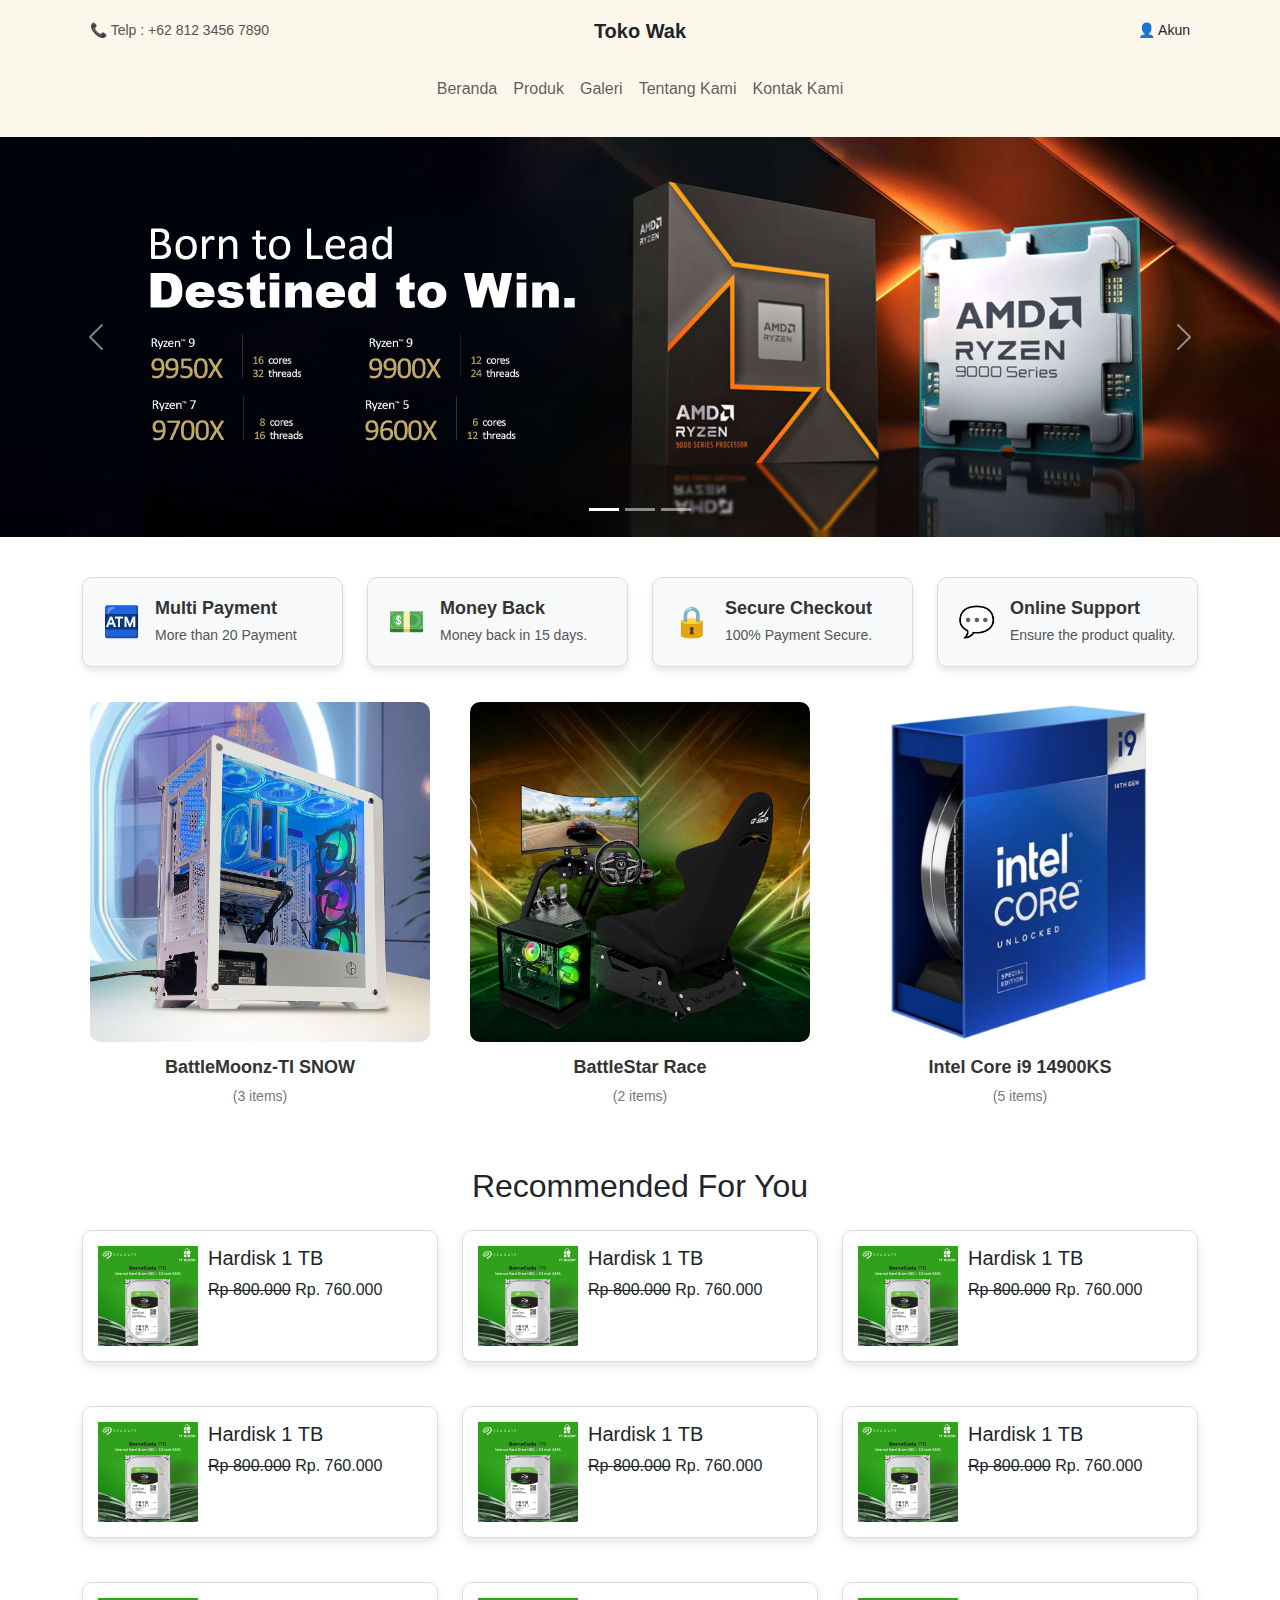
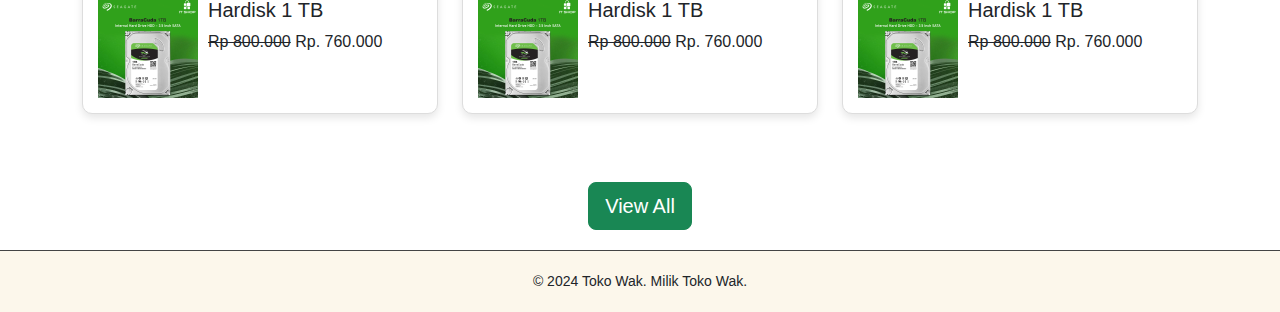
<file: index.html>
<!DOCTYPE html>
<html lang="en">
<head>
    <meta charset="UTF-8">
    <meta name="viewport" content="width=device-width, initial-scale=1.0">
    <title>Toko Wak</title>
    <link href="https://cdn.jsdelivr.net/npm/bootstrap@5.3.3/dist/css/bootstrap.min.css" rel="stylesheet" integrity="sha384-QWTKZyjpPEjISv5WaRU9OFeRpok6YctnYmDr5pNlyT2bRjXh0JMhjY6hW+ALEwIH" crossorigin="anonymous">
    <link rel="stylesheet" href="assets/css/style.css">
</head>
<body>
    <header class="header"> <!-- Membuat bagian atas website dengan tag header dan class header -->
        <div class="container top-bar"> <!-- Set pada baris pertama header dengan container dan class top-bar -->
            <div class="contact d-none d-md-block">📞 Telp : +62 812 3456 7890</div> <!-- Tag div dengan class contact untuk menampilkan kontak pada bagian kiri -->
            <div style="flex: 1;"></div> <!-- Membuat jarak antar tag -->
            <div class="logo">Toko Wak</div> <!-- Tag div dengan class logo untuk menampilkan logo atau nama toko ditengah -->
            <div style="flex: 1;"></div> <!-- Membuat jarak antar tag -->
            <div class="auth d-none d-md-block"> <!-- Tag div untuk menampilkan menu akun pada bagian kanan-->
                👤 Akun <!-- Ikon dan teks -->
                <div class="auth-dropdown"> <!-- Dropdown akun -->
                    <a href="register.html">Registrasi</a> <!-- Tag a berupa button untuk halaman registrasi -->
                    <a href="login.html">Masuk</a> <!-- Tag a berupa button untuk halaman masuk -->
                </div>
            </div>
        </div>

        <nav class="navbar navbar-expand-lg navbar-light"> <!-- Tag Nav pembuka -->
            <div class="container-fluid">
                <button class="navbar-toggler" type="button" data-bs-toggle="collapse" data-bs-target="#navbarNav" aria-controls="navbarNav" aria-expanded="false" aria-label="Toggle navigation">
                    <span class="navbar-toggler-icon"></span>
                </button>
                <div class="collapse navbar-collapse justify-content-center" id="navbarNav"> <!-- Menu tetap di tengah -->
                    <ul class="navbar-nav">
                        <li class="nav-item">
                            <a class="nav-link" href="index.html">Beranda</a> <!-- Tag a berupa button untuk halaman Beranda -->
                        </li>
                        <li class="nav-item">
                            <a class="nav-link" href="produk.html">Produk</a> <!-- Tag a berupa button untuk halaman Product -->
                        </li>
                        <li class="nav-item">
                            <a class="nav-link" href="galeri.html">Galeri</a> <!-- Tag a berupa button untuk halaman Galeri -->
                        </li>
                        <li class="nav-item">
                            <a class="nav-link" href="tentangkami.html">Tentang Kami</a> <!-- Tag a berupa button untuk halaman Tentang Kami -->
                        </li>
                        <li class="nav-item">
                            <a class="nav-link" href="kontakkami.html">Kontak Kami</a> <!-- Tag a berupa button untuk halaman Kontak Kami -->
                        </li>
                        <li class="nav-item d-block d-lg-none">
                            <a class="nav-link" href="register.html">Registrasi</a> <!-- Tag a berupa button untuk halaman register -->
                        </li>
                        <li class="nav-item d-block d-lg-none">
                            <a class="nav-link" href="login.html">Masuk</a> <!-- Tag a berupa button untuk halaman masuk -->
                        </li>
                    </ul>
                </div>
            </div>
        </nav>
    </header>

    <div id="carouselIndicators" class="carousel slide" data-bs-ride="carousel"> 
        <!-- Tag div dengan ID carouselIndicators. carousel slide adalah class untuk membuat slider, dan mengaktifkan carousel secara otomatis. -->
        <div class="carousel-indicators"> <!-- Membuat tanda untuk navigasi antar slide. -->
            <button type="button" data-bs-target="#carouselExampleIndicators" data-bs-slide-to="0" class="active" aria-current="true" aria-label="Slide 1"></button> <!-- Tanda pertama, yang dibuktikan dengan class "active" karena ini adalah slide pertama yang akan ditampilkan. -->
            <button type="button" data-bs-target="#carouselExampleIndicators" data-bs-slide-to="1" aria-label="Slide 2"></button> <!-- Tanda kedua, pada slide ke-2. -->
            <button type="button" data-bs-target="#carouselExampleIndicators" data-bs-slide-to="2" aria-label="Slide 3"></button> <!-- Tanda ketiga, pada slide ke-3. -->
        </div>

        <div class="carousel-inner"> <!-- Container untuk semua gambar yang akan ditampilkan dalam carousel. -->
            <div class="carousel-item active"> <!-- Gambar pertama dengan tanda class "active" untuk membuatnya tampil pertama. -->
                <img src="assets/img/Processor-AMD-9000-SeriesArtboard-2-1733721588.jpg" class="d-block w-100" alt="Slide 1"> <!-- Gambar pertama. Di set dengan class d-block w-100 untuk memastikan gambar mengambil 100% lebar container. -->
            </div>
            <div class="carousel-item"> <!-- Gambar kedua untuk membuatnya tampil kedua. -->
                <img src="assets/img/genuine-banner-website-1733804432.jpg" class="d-block w-100" alt="Slide 2"> <!-- Gambar kedua. Di set dengan class d-block w-100 untuk memastikan gambar mengambil 100% lebar container. -->
            </div>
            <div class="carousel-item"> <!-- Gambar ketiga untuk membuatnya tampil ketiga. -->
                <img src="assets/img/2560x800px-PELADN-VGA-edit-color-1721272373.jpg" class="d-block w-100" alt="Slide 3"> <!-- Gambar ketiga. Di set dengan class d-block w-100 untuk memastikan gambar mengambil 100% lebar container. -->
            </div>
        </div>

        <button class="carousel-control-prev" type="button" data-bs-target="#carouselExampleIndicators" data-bs-slide="prev"> <!-- Button untuk ke slide sebelumnya. -->
            <span class="carousel-control-prev-icon" aria-hidden="true"></span> <!-- Ikon panah kiri. -->
            <span class="visually-hidden">Previous</span> 
        </button>
        <button class="carousel-control-next" type="button" data-bs-target="#carouselExampleIndicators" data-bs-slide="next"> <!-- Button untuk ke slide berikutnya. -->
            <span class="carousel-control-next-icon" aria-hidden="true"></span> <!-- Ikon panah kanan. -->
            <span class="visually-hidden">Next</span>
        </button>
    </div>

    <div class="container info-container"> <!-- Tag div dengan class container digunakan untuk mengatur tata letak secara responsif dengan Bootstrap. -->
        <div class="row"> <!-- Tag div dengan class row untuk membuat baris. -->
            <div class="col-md-3"> <!-- Kolom dengan lebar 3 kolom pada layar medium ke atas. -->
                <div class="info-box"> <!-- Tag div dengan class info-box digunakan untuk menampung ikon dan teks. -->
                    <div class="icon">🏧</div> <!-- Tag div dengan class icon untuk kotak icon. -->
                    <div>
                        <h4>Multi Payment</h4> <!-- Tag H4 menampilkan judul informasi. -->
                        <p>More than 20 Payment</p> <!-- Tag P menampilkan deskripsi. -->
                    </div>
                </div>
            </div>
            <div class="col-md-3"> <!-- Kolom dengan lebar 3 kolom pada layar medium ke atas. -->
                <div class="info-box"> <!-- Tag div dengan class info-box digunakan untuk menampung ikon dan teks. -->
                    <div class="icon">💵</div> <!-- Tag div dengan class icon untuk kotak icon. -->
                    <div>
                        <h4>Money Back</h4> <!-- Tag H4 menampilkan judul informasi. -->
                        <p>Money back in 15 days.</p> <!-- Tag P menampilkan deskripsi. -->
                    </div>
                </div>
            </div>
            <div class="col-md-3"> <!-- Kolom dengan lebar 3 kolom pada layar medium ke atas. -->
                <div class="info-box"> <!-- Tag div dengan class info-box digunakan untuk menampung ikon dan teks. -->
                    <div class="icon">🔒</div> <!-- Tag div dengan class icon untuk kotak icon. -->
                    <div>
                        <h4>Secure Checkout</h4> <!-- Tag H4 menampilkan judul informasi. -->
                        <p>100% Payment Secure.</p> <!-- Tag P menampilkan deskripsi. -->
                    </div>
                </div>
            </div>
            <div class="col-md-3"> <!-- Kolom pertama dengan lebar 3 kolom pada layar medium ke atas. -->
                <div class="info-box"> <!-- Tag div dengan class info-box digunakan untuk menampung ikon dan teks. -->
                    <div class="icon">💬</div> <!-- Tag div dengan class icon untuk kotak icon. -->
                    <div>
                        <h4>Online Support</h4> <!-- Tag H4 menampilkan judul informasi. -->
                        <p>Ensure the product quality.</p> <!-- Tag P menampilkan deskripsi. -->
                    </div>
                </div>
            </div>
        </div>
    </div>

    <div class="container"> <!-- Tag div dengan class untuk menampung seluruh bagian produk. -->
        <div class="row"> <!-- Tag div dengan class row untuk membuka membuat baris produk. class flex-nowrap untuk memastikan item-item produk tidak menumpuk dan berada tetap dalam satu baris. -->
            <div class="col-sm-6 col-md-4 col-lg-4 mb-4 product-box"> <!-- Kolom dengan lebar 4 kolom pada layar medium ke atas. -->
                <img src="assets/img/1-8-24-Battle-Moonz-TI-SNOW-3-1733719293.jpg"> <!-- Gambar produk pertama -->
                <h5>BattleMoonz-TI SNOW</h5> <!-- Tag H5 menampilkan judul informasi. -->
                <p>(3 items)</p> <!-- Tag P menampilkan deskripsi. -->
            </div>
            <div class="col-sm-6 col-md-4 col-lg-4 mb-4 product-box"> <!-- Kolom dengan lebar 4 kolom pada layar medium ke atas. -->
                <img src="assets/img/Battlestar-Race2-0004-1-copy-1713245604.jpg"> <!-- Gambar produk kedua -->
                <h5>BattleStar Race</h5> <!-- Tag H5 menampilkan judul informasi. -->
                <p>(2 items)</p> <!-- Tag P menampilkan deskripsi. -->
            </div>
            <div class="col-sm-6 col-md-4 col-lg-4 mb-4 product-box"> <!-- Kolom dengan lebar 4 kolom pada layar medium ke atas. --> 
                <img src="assets/img/intelcorei9.jpg"> <!-- Gambar produk ketiga -->
                <h5>Intel Core i9 14900KS</h5> <!-- Tag H5 menampilkan judul informasi. -->
                <p>(5 items)</p> <!-- Tag P menampilkan deskripsi. -->
            </div>
        </div>
    </div>

    <div class="container"> <!-- Tag div dengan class untuk menampung seluruh bagian produk. -->
        <h2 class="text-center mb-4">Recommended For You</h2> <!-- Judul dengan posisi di tengah dan class mb-4 untuk memberikan margin bawah. -->
        <div class="row"> <!-- Tag div dengan class row untuk membuka membuat baris produk. -->
            <div class="col-sm-6 col-md-4 col-lg-4 mb-4"> <!-- Kolom produk dengan kelas grid responsif. -->
                <div class="product-card"> <!-- Tag div dengan class product-card digunakan untuk produk. -->
                    <div class="product-info-row-rekomen"> <!-- Tag open div informasi produk yang direkomendasikan. -->
                        <div class="product-img-rekomen"> <!-- Tag div dengan class product-img-rekomen untuk gambar. -->
                            <img src="assets/img/45e529d2-8dc1-472e-b853-5b2144c1069c.jpg"> <!-- Gambar produk -->
                        </div>
                        <div class="product-info-rekomen"> <!-- Tag div dengan class product-img-rekomen teks informasi produk. -->
                            <h5>Hardisk 1 TB</h5> <!-- Tag H5 menampilkan judul informasi. -->
                            <p><s>Rp 800.000</s> <span class="price">Rp. 760.000</span></p> <!-- Untuk harga diskon -->
                        </div>
                    </div>
                </div>
            </div>
    
            <div class="col-sm-6 col-md-4 col-lg-4 mb-4">
                <div class="product-card">
                    <div class="product-info-row-rekomen">
                        <div class="product-img-rekomen">
                            <img src="assets/img/45e529d2-8dc1-472e-b853-5b2144c1069c.jpg">
                        </div>
                        <div class="product-info-rekomen">
                            <h5>Hardisk 1 TB</h5>
                            <p><s>Rp 800.000</s> <span class="price">Rp. 760.000</span></p>
                        </div>
                    </div>
                </div>
            </div>
    
            <div class="col-sm-6 col-md-4 col-lg-4 mb-4">
                <div class="product-card">
                    <div class="product-info-row-rekomen">
                        <div class="product-img-rekomen">
                            <img src="assets/img/45e529d2-8dc1-472e-b853-5b2144c1069c.jpg">
                        </div>
                        <div class="product-info-rekomen">
                            <h5>Hardisk 1 TB</h5>
                            <p><s>Rp 800.000</s> <span class="price">Rp. 760.000</span></p>
                        </div>
                    </div>
                </div>
            </div>
        </div>
        <div class="row">
            <div class="col-sm-6 col-md-4 col-lg-4 mb-4">
                <div class="product-card">
                    <div class="product-info-row-rekomen">
                        <div class="product-img-rekomen">
                            <img src="assets/img/45e529d2-8dc1-472e-b853-5b2144c1069c.jpg">
                        </div>
                        <div class="product-info-rekomen">
                            <h5>Hardisk 1 TB</h5>
                            <p><s>Rp 800.000</s> <span class="price">Rp. 760.000</span></p>
                        </div>
                    </div>
                </div>
            </div>
    
            <div class="col-sm-6 col-md-4 col-lg-4 mb-4">
                <div class="product-card">
                    <div class="product-info-row-rekomen">
                        <div class="product-img-rekomen">
                            <img src="assets/img/45e529d2-8dc1-472e-b853-5b2144c1069c.jpg">
                        </div>
                        <div class="product-info-rekomen">
                            <h5>Hardisk 1 TB</h5>
                            <p><s>Rp 800.000</s> <span class="price">Rp. 760.000</span></p>
                        </div>
                    </div>
                </div>
            </div>
    
            <div class="col-sm-6 col-md-4 col-lg-4 mb-4">
                <div class="product-card">
                    <div class="product-info-row-rekomen">
                        <div class="product-img-rekomen">
                            <img src="assets/img/45e529d2-8dc1-472e-b853-5b2144c1069c.jpg">
                        </div>
                        <div class="product-info-rekomen">
                            <h5>Hardisk 1 TB</h5>
                            <p><s>Rp 800.000</s> <span class="price">Rp. 760.000</span></p>
                        </div>
                    </div>
                </div>
            </div>
        </div>
        <div class="row">
            <div class="col-sm-6 col-md-4 col-lg-4 mb-4">
                <div class="product-card">
                    <div class="product-info-row-rekomen">
                        <div class="product-img-rekomen">
                            <img src="assets/img/45e529d2-8dc1-472e-b853-5b2144c1069c.jpg">
                        </div>
                        <div class="product-info-rekomen">
                            <h5>Hardisk 1 TB</h5>
                            <p><s>Rp 800.000</s> <span class="price">Rp. 760.000</span></p>
                        </div>
                    </div>
                </div>
            </div>
    
            <div class="col-sm-6 col-md-4 col-lg-4 mb-4">
                <div class="product-card">
                    <div class="product-info-row-rekomen">
                        <div class="product-img-rekomen">
                            <img src="assets/img/45e529d2-8dc1-472e-b853-5b2144c1069c.jpg">
                        </div>
                        <div class="product-info-rekomen">
                            <h5>Hardisk 1 TB</h5>
                            <p><s>Rp 800.000</s> <span class="price">Rp. 760.000</span></p>
                        </div>
                    </div>
                </div>
            </div>
    
            <div class="col-sm-6 col-md-4 col-lg-4 mb-4">
                <div class="product-card">
                    <div class="product-info-row-rekomen">
                        <div class="product-img-rekomen">
                            <img src="assets/img/45e529d2-8dc1-472e-b853-5b2144c1069c.jpg">
                        </div>
                        <div class="product-info-rekomen">
                            <h5>Hardisk 1 TB</h5>
                            <p><s>Rp 800.000</s> <span class="price">Rp. 760.000</span></p>
                        </div>
                    </div>
                </div>
            </div>
        </div>

        <div class="text-center mt-4"> <!-- Tag div dengan class text-center membuat text menjadi ke tengah dan mt-4 untuk memberikan margin-top sebesar 4. -->
            <a class="btn btn-success btn-lg" href="produk.html">View All</a> <!-- Tag a untuk memanggil produk.html -->
        </div>
    </div>

    <footer class="footer"> <!-- Membuat bagian bawah website dengan tag footer dan class footer -->
        &copy; 2024 Toko Wak. Milik Toko Wak. <!-- Menampilkan hak cipta, tahun dan nama toko -->
    </footer>
    
    <script src="https://cdn.jsdelivr.net/npm/bootstrap@5.3.3/dist/js/bootstrap.bundle.min.js" integrity="sha384-YvpcrYf0tY3lHB60NNkmXc5s9fDVZLESaAA55NDzOxhy9GkcIdslK1eN7N6jIeHz" crossorigin="anonymous"></script>
</body>
</html>
</file>
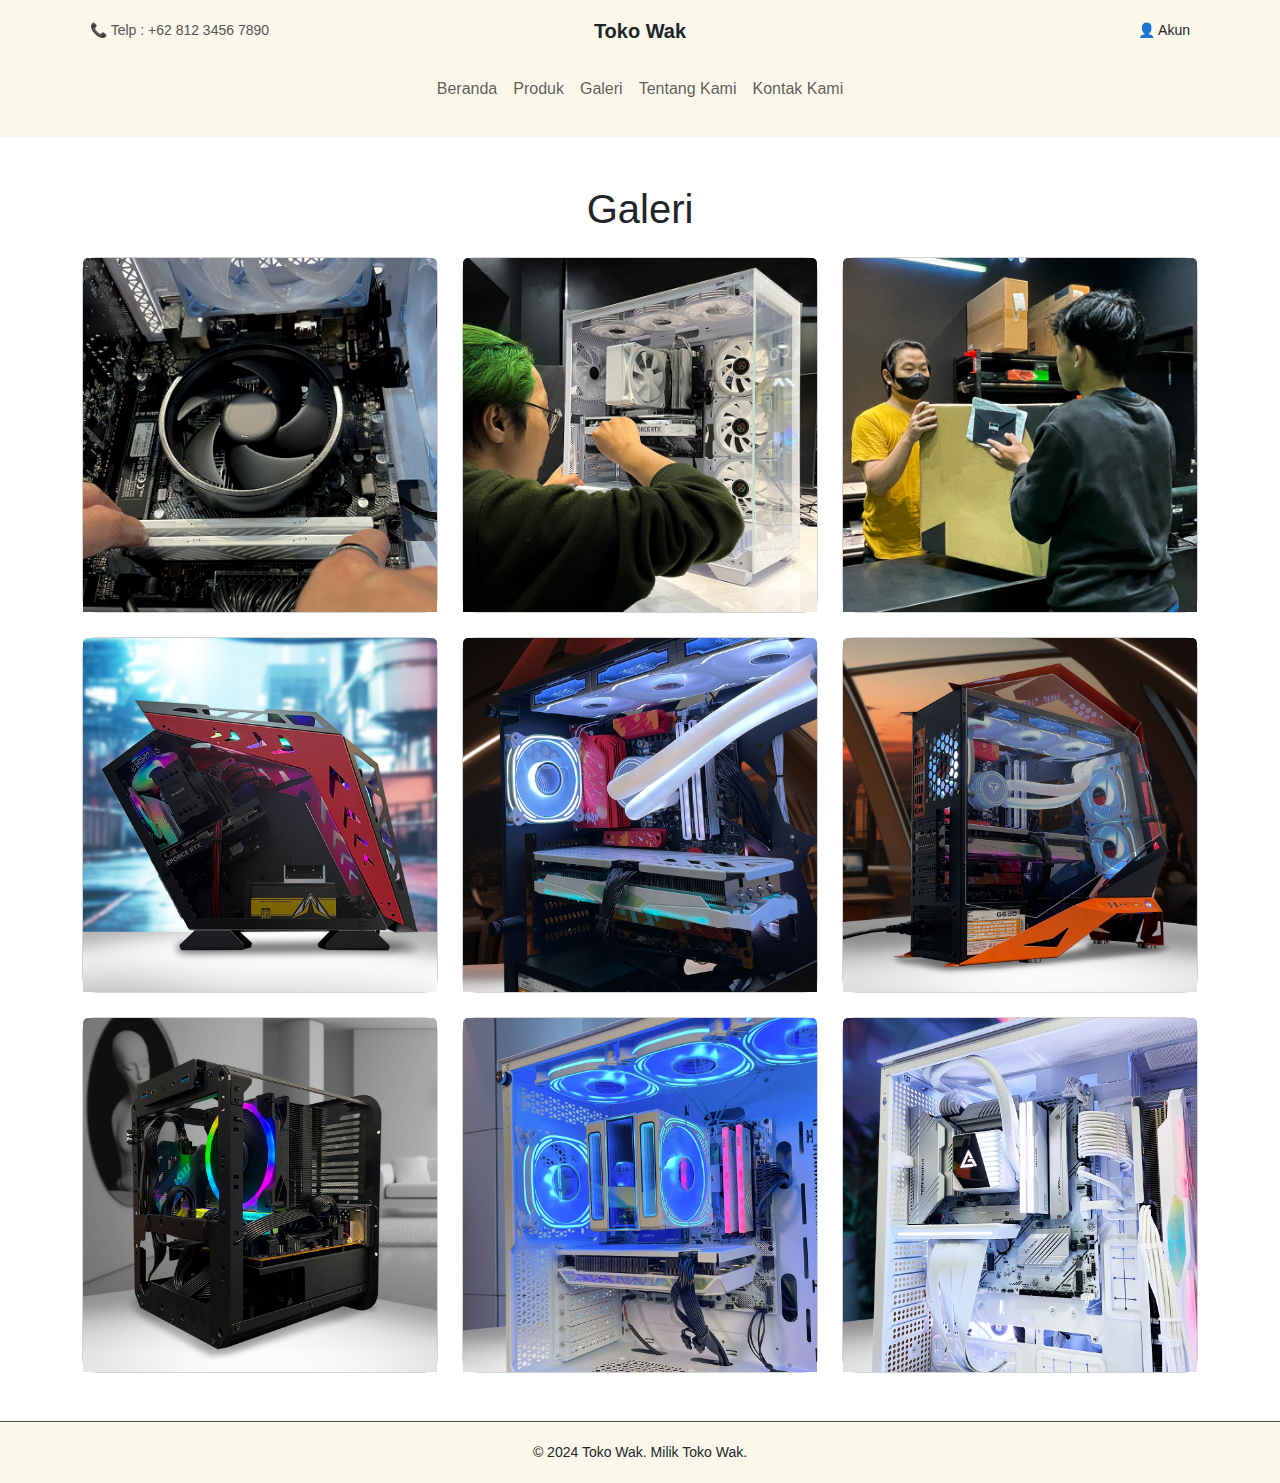
<file: galeri.html>
<!DOCTYPE html>
<html lang="en">
<head>
    <meta charset="UTF-8">
    <meta name="viewport" content="width=device-width, initial-scale=1.0">
    <title>Toko Wak</title>
    <link href="https://cdn.jsdelivr.net/npm/bootstrap@5.3.3/dist/css/bootstrap.min.css" rel="stylesheet" integrity="sha384-QWTKZyjpPEjISv5WaRU9OFeRpok6YctnYmDr5pNlyT2bRjXh0JMhjY6hW+ALEwIH" crossorigin="anonymous">
    <link rel="stylesheet" href="assets/css/style.css">
    <style>
        .row-spacing {
            margin-bottom: 30px; /* Anda bisa sesuaikan jarak sesuai kebutuhan */
        }
    </style>
</head>
<body>
    <header class="header"> <!-- Membuat bagian atas website dengan tag header dan class header -->
        <div class="container top-bar"> <!-- Set pada baris pertama header dengan container dan class top-bar -->
            <div class="contact d-none d-md-block">📞 Telp : +62 812 3456 7890</div> <!-- Tag div dengan class contact untuk menampilkan kontak pada bagian kiri -->
            <div style="flex: 1;"></div> <!-- Membuat jarak antar tag -->
            <div class="logo">Toko Wak</div> <!-- Tag div dengan class logo untuk menampilkan logo atau nama toko ditengah -->
            <div style="flex: 1;"></div> <!-- Membuat jarak antar tag -->
            <div class="auth d-none d-md-block"> <!-- Tag div untuk menampilkan menu akun pada bagian kanan-->
                👤 Akun <!-- Ikon dan teks -->
                <div class="auth-dropdown"> <!-- Dropdown akun -->
                    <a href="register.html">Registrasi</a> <!-- Tag a berupa button untuk halaman registrasi -->
                    <a href="login.html">Masuk</a> <!-- Tag a berupa button untuk halaman masuk -->
                </div>
            </div>
        </div>

        <nav class="navbar navbar-expand-lg navbar-light"> <!-- Tag Nav pembuka -->
            <div class="container-fluid">
                <button class="navbar-toggler" type="button" data-bs-toggle="collapse" data-bs-target="#navbarNav" aria-controls="navbarNav" aria-expanded="false" aria-label="Toggle navigation">
                    <span class="navbar-toggler-icon"></span>
                </button>
                <div class="collapse navbar-collapse justify-content-center" id="navbarNav"> <!-- Menu tetap di tengah -->
                    <ul class="navbar-nav">
                        <li class="nav-item">
                            <a class="nav-link" href="index.html">Beranda</a> <!-- Tag a berupa button untuk halaman Beranda -->
                        </li>
                        <li class="nav-item">
                            <a class="nav-link" href="produk.html">Produk</a> <!-- Tag a berupa button untuk halaman Product -->
                        </li>
                        <li class="nav-item">
                            <a class="nav-link" href="galeri.html">Galeri</a> <!-- Tag a berupa button untuk halaman Galeri -->
                        </li>
                        <li class="nav-item">
                            <a class="nav-link" href="tentangkami.html">Tentang Kami</a> <!-- Tag a berupa button untuk halaman Tentang Kami -->
                        </li>
                        <li class="nav-item">
                            <a class="nav-link" href="kontakkami.html">Kontak Kami</a> <!-- Tag a berupa button untuk halaman Kontak Kami -->
                        </li>
                        <li class="nav-item d-block d-lg-none">
                            <a class="nav-link" href="register.html">Registrasi</a> <!-- Tag a berupa button untuk halaman register -->
                        </li>
                        <li class="nav-item d-block d-lg-none">
                            <a class="nav-link" href="login.html">Masuk</a> <!-- Tag a berupa button untuk halaman masuk -->
                        </li>
                    </ul>
                </div>
            </div>
        </nav>
    </header>

    <div class="container my-5">
        <h1 class="text-center mb-4">Galeri</h1>
        <div class="row row-cols-1 row-cols-sm-2 row-cols-md-3 g-4">
            <!-- Foto 1 -->
            <div class="col">
                <div class="card">
                    <img src="assets/img/premium-parts.jpg" class="card-img-top" alt="Foto 1">
                </div>
            </div>
            <!-- Foto 2 -->
            <div class="col">
                <div class="card">
                    <img src="assets/img/services-1703922618.jpg" class="card-img-top" alt="Foto 2">
                </div>
            </div>
            <!-- Foto 3 -->
            <div class="col">
                <div class="card">
                    <img src="assets/img/1-year-warrant.jpg" class="card-img-top" alt="Foto 3">
                </div>
            </div>
            <!-- Foto 4 -->
            <div class="col">
                <div class="card">
                    <img src="assets/img/14-11-24-EK-Theme-Prime-Gank2-1733821009.jpg" class="card-img-top" alt="Foto 4">
                </div>
            </div>
            <!-- Foto 5 -->
            <div class="col">
                <div class="card">
                    <img src="assets/img/21-11-24-Battle-Forteer-V3-307-4-1733905418.jpg" class="card-img-top" alt="Foto 5">
                </div>
            </div>
            <!-- Foto 6 -->
            <div class="col">
                <div class="card">
                    <img src="assets/img/21-11-24-Battle-Forteer-V3-307-3-1733905419.jpg" class="card-img-top" alt="Foto 6">
                </div>
            </div>
            <!-- Foto 4 -->
            <div class="col">
                <div class="card">
                    <img src="assets/img/9-11-24-Battle-Star-406-Premium-3-1733820724.jpg" class="card-img-top" alt="Foto 4">
                </div>
            </div>
            <!-- Foto 5 -->
            <div class="col">
                <div class="card">
                    <img src="assets/img/1-8-24-Battle-Moonz-TI-SNOW-4-1733719294.jpg" class="card-img-top" alt="Foto 5">
                </div>
            </div>
            <!-- Foto 6 -->
            <div class="col">
                <div class="card">
                    <img src="assets/img/28-10-24-Battle-Forties-Pro-307-4-1733905059.jpg" class="card-img-top" alt="Foto 6">
                </div>
            </div>
        </div>
    </div>
    
    <footer class="footer"> <!-- Membuat bagian bawah website dengan tag footer dan class footer -->
        &copy; 2024 Toko Wak. Milik Toko Wak. <!-- Menampilkan hak cipta, tahun dan nama toko -->
    </footer>
    
    <script src="https://cdn.jsdelivr.net/npm/bootstrap@5.3.3/dist/js/bootstrap.bundle.min.js" integrity="sha384-YvpcrYf0tY3lHB60NNkmXc5s9fDVZLESaAA55NDzOxhy9GkcIdslK1eN7N6jIeHz" crossorigin="anonymous"></script>
</body>
</html>
</file>
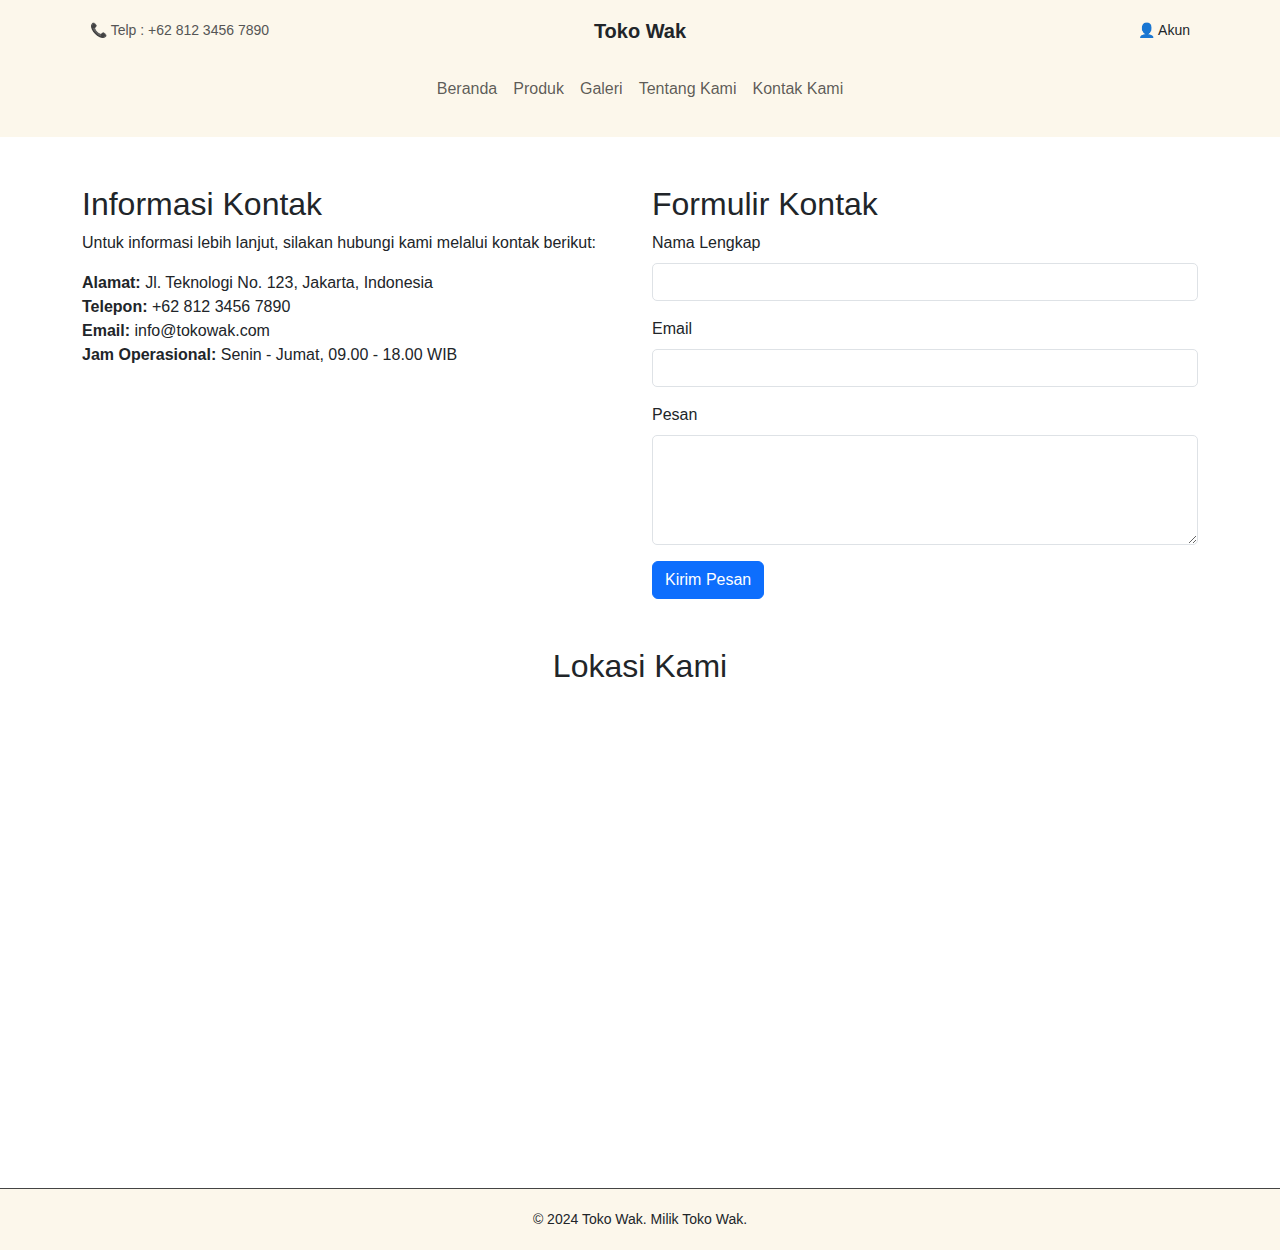
<file: kontakkami.html>
<!DOCTYPE html>
<html lang="en">
<head>
    <meta charset="UTF-8">
    <meta name="viewport" content="width=device-width, initial-scale=1.0">
    <title>Toko Wak</title>
    <link href="https://cdn.jsdelivr.net/npm/bootstrap@5.3.3/dist/css/bootstrap.min.css" rel="stylesheet" integrity="sha384-QWTKZyjpPEjISv5WaRU9OFeRpok6YctnYmDr5pNlyT2bRjXh0JMhjY6hW+ALEwIH" crossorigin="anonymous">
    <link rel="stylesheet" href="assets/css/style.css">
    <style>
        .row-spacing {
            margin-bottom: 30px; /* Anda bisa sesuaikan jarak sesuai kebutuhan */
        }
    </style>
</head>
<body>
    <header class="header"> <!-- Membuat bagian atas website dengan tag header dan class header -->
        <div class="container top-bar"> <!-- Set pada baris pertama header dengan container dan class top-bar -->
            <div class="contact d-none d-md-block">📞 Telp : +62 812 3456 7890</div> <!-- Tag div dengan class contact untuk menampilkan kontak pada bagian kiri -->
            <div style="flex: 1;"></div> <!-- Membuat jarak antar tag -->
            <div class="logo">Toko Wak</div> <!-- Tag div dengan class logo untuk menampilkan logo atau nama toko ditengah -->
            <div style="flex: 1;"></div> <!-- Membuat jarak antar tag -->
            <div class="auth d-none d-md-block"> <!-- Tag div untuk menampilkan menu akun pada bagian kanan-->
                👤 Akun <!-- Ikon dan teks -->
                <div class="auth-dropdown"> <!-- Dropdown akun -->
                    <a href="register.html">Registrasi</a> <!-- Tag a berupa button untuk halaman registrasi -->
                    <a href="login.html">Masuk</a> <!-- Tag a berupa button untuk halaman masuk -->
                </div>
            </div>
        </div>

        <nav class="navbar navbar-expand-lg navbar-light"> <!-- Tag Nav pembuka -->
            <div class="container-fluid">
                <button class="navbar-toggler" type="button" data-bs-toggle="collapse" data-bs-target="#navbarNav" aria-controls="navbarNav" aria-expanded="false" aria-label="Toggle navigation">
                    <span class="navbar-toggler-icon"></span>
                </button>
                <div class="collapse navbar-collapse justify-content-center" id="navbarNav"> <!-- Menu tetap di tengah -->
                    <ul class="navbar-nav">
                        <li class="nav-item">
                            <a class="nav-link" href="index.html">Beranda</a> <!-- Tag a berupa button untuk halaman Beranda -->
                        </li>
                        <li class="nav-item">
                            <a class="nav-link" href="produk.html">Produk</a> <!-- Tag a berupa button untuk halaman Product -->
                        </li>
                        <li class="nav-item">
                            <a class="nav-link" href="galeri.html">Galeri</a> <!-- Tag a berupa button untuk halaman Galeri -->
                        </li>
                        <li class="nav-item">
                            <a class="nav-link" href="tentangkami.html">Tentang Kami</a> <!-- Tag a berupa button untuk halaman Tentang Kami -->
                        </li>
                        <li class="nav-item">
                            <a class="nav-link" href="kontakkami.html">Kontak Kami</a> <!-- Tag a berupa button untuk halaman Kontak Kami -->
                        </li>
                        <li class="nav-item d-block d-lg-none">
                            <a class="nav-link" href="register.html">Registrasi</a> <!-- Tag a berupa button untuk halaman register -->
                        </li>
                        <li class="nav-item d-block d-lg-none">
                            <a class="nav-link" href="login.html">Masuk</a> <!-- Tag a berupa button untuk halaman masuk -->
                        </li>
                    </ul>
                </div>
            </div>
        </nav>
    </header>

    <div class="container my-5">
        <div class="row">
            <div class="col-md-6">
                <h2>Informasi Kontak</h2>
                <p>Untuk informasi lebih lanjut, silakan hubungi kami melalui kontak berikut:</p>
                <ul class="list-unstyled">
                    <li><strong>Alamat:</strong> Jl. Teknologi No. 123, Jakarta, Indonesia</li>
                    <li><strong>Telepon:</strong> +62 812 3456 7890</li>
                    <li><strong>Email:</strong> info@tokowak.com</li>
                    <li><strong>Jam Operasional:</strong> Senin - Jumat, 09.00 - 18.00 WIB</li>
                </ul>
            </div>

            <div class="col-md-6">
                <h2>Formulir Kontak</h2>
                <form action="#" method="post">
                    <div class="mb-3">
                        <label for="name" class="form-label">Nama Lengkap</label>
                        <input type="text" class="form-control" id="name" name="name" required>
                    </div>
                    <div class="mb-3">
                        <label for="email" class="form-label">Email</label>
                        <input type="email" class="form-control" id="email" name="email" required>
                    </div>
                    <div class="mb-3">
                        <label for="message" class="form-label">Pesan</label>
                        <textarea class="form-control" id="message" name="message" rows="4" required></textarea>
                    </div>
                    <button type="submit" class="btn btn-primary">Kirim Pesan</button>
                </form>
            </div>
        </div>
    </div>

    <div class="container my-5">
        <h2 class="text-center mb-4">Lokasi Kami</h2>
        <div class="row justify-content-center">
            <div class="col-md-8">
                <div class="ratio ratio-16x9 mt-3">
                    <iframe src="https://www.google.com/maps/embed?pb=!1m18!1m12!1m3!1d4080927.2124512824!2d102.88167634169638!3d-2.7329192730949403!2m3!1f0!2f0!3f0!3m2!1i1024!2i768!4f13.1!3m3!1m2!1s0x2e69fb538fd1864b%3A0x4f93866d21038550!2sHotel%20Santika%20Premiere%20ICE%20BSD%20City!5e0!3m2!1sen!2sid!4v1734611905981!5m2!1sen!2sid" 
                        style="border:0;" allowfullscreen="" loading="lazy"></iframe>
                </div>
            </div>
        </div>
    </div>

    <footer class="footer"> <!-- Membuat bagian bawah website dengan tag footer dan class footer -->
        &copy; 2024 Toko Wak. Milik Toko Wak. <!-- Menampilkan hak cipta, tahun dan nama toko -->
    </footer>
    
    <script src="https://cdn.jsdelivr.net/npm/bootstrap@5.3.3/dist/js/bootstrap.bundle.min.js" integrity="sha384-YvpcrYf0tY3lHB60NNkmXc5s9fDVZLESaAA55NDzOxhy9GkcIdslK1eN7N6jIeHz" crossorigin="anonymous"></script>
</body>
</html>
</file>
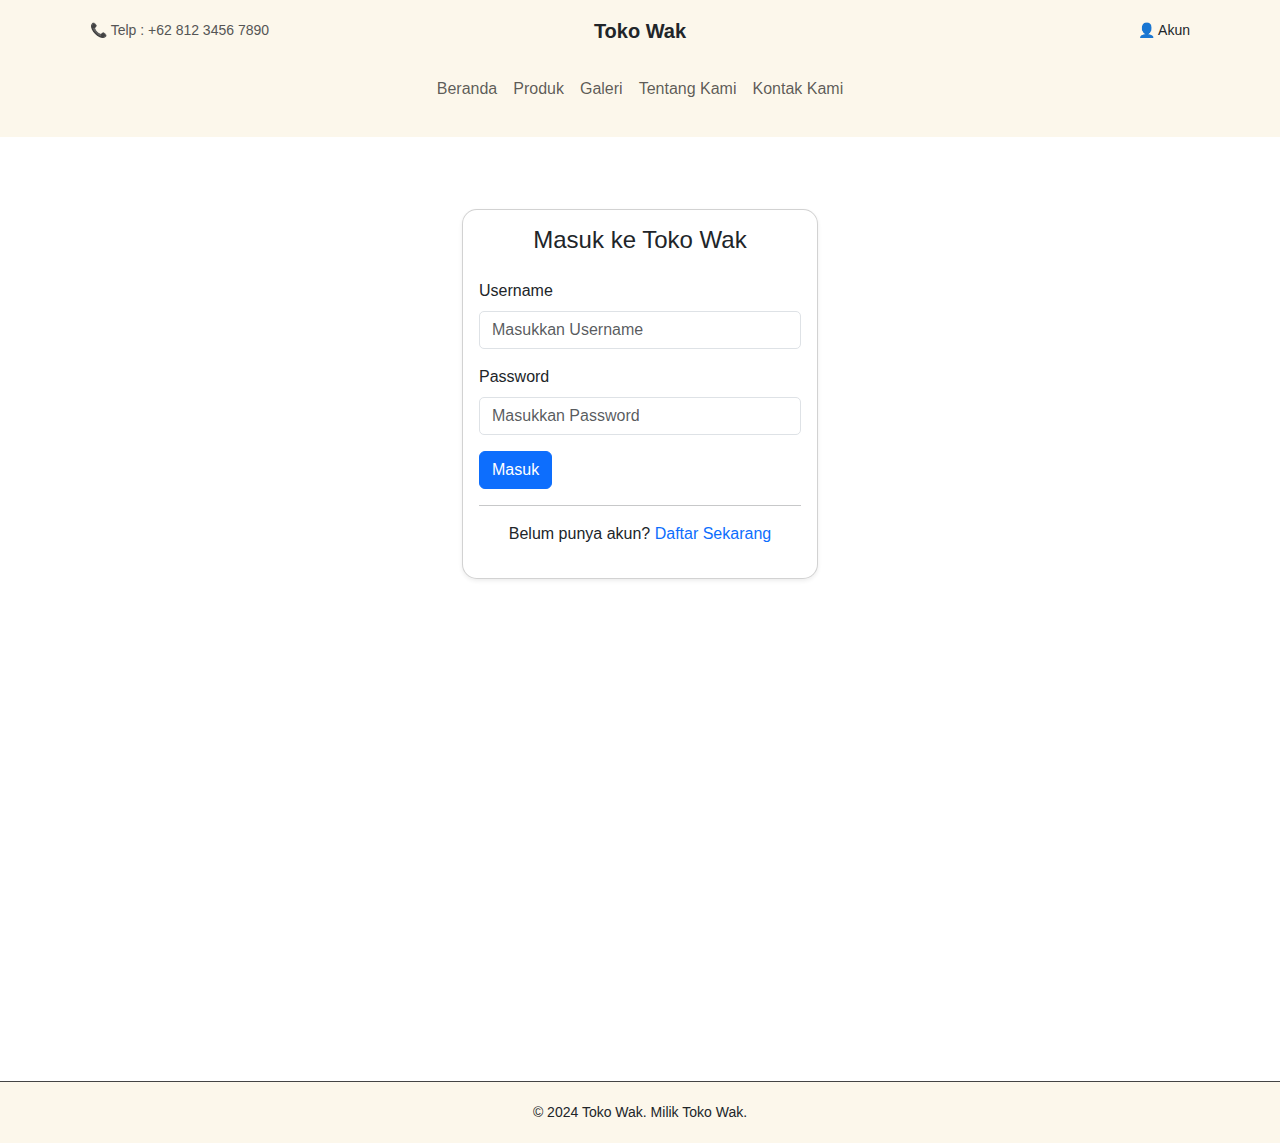
<file: login.html>
<!DOCTYPE html>
<html lang="en">
<head>
    <meta charset="UTF-8">
    <meta name="viewport" content="width=device-width, initial-scale=1.0">
    <title>Toko Wak</title>
    <link href="https://cdn.jsdelivr.net/npm/bootstrap@5.3.3/dist/css/bootstrap.min.css" rel="stylesheet" integrity="sha384-QWTKZyjpPEjISv5WaRU9OFeRpok6YctnYmDr5pNlyT2bRjXh0JMhjY6hW+ALEwIH" crossorigin="anonymous">
    <link rel="stylesheet" href="assets/css/style.css">
</head>
<body>
    <header class="header"> <!-- Membuat bagian atas website dengan tag header dan class header -->
        <div class="container top-bar"> <!-- Set pada baris pertama header dengan container dan class top-bar -->
            <div class="contact d-none d-md-block">📞 Telp : +62 812 3456 7890</div> <!-- Tag div dengan class contact untuk menampilkan kontak pada bagian kiri -->
            <div style="flex: 1;"></div> <!-- Membuat jarak antar tag -->
            <div class="logo">Toko Wak</div> <!-- Tag div dengan class logo untuk menampilkan logo atau nama toko ditengah -->
            <div style="flex: 1;"></div> <!-- Membuat jarak antar tag -->
            <div class="auth d-none d-md-block"> <!-- Tag div untuk menampilkan menu akun pada bagian kanan-->
                👤 Akun <!-- Ikon dan teks -->
                <div class="auth-dropdown"> <!-- Dropdown akun -->
                    <a href="register.html">Registrasi</a> <!-- Tag a berupa button untuk halaman registrasi -->
                    <a href="login.html">Masuk</a> <!-- Tag a berupa button untuk halaman masuk -->
                </div>
            </div>
        </div>

        <nav class="navbar navbar-expand-lg navbar-light"> <!-- Tag Nav pembuka -->
            <div class="container-fluid">
                <button class="navbar-toggler" type="button" data-bs-toggle="collapse" data-bs-target="#navbarNav" aria-controls="navbarNav" aria-expanded="false" aria-label="Toggle navigation">
                    <span class="navbar-toggler-icon"></span>
                </button>
                <div class="collapse navbar-collapse justify-content-center" id="navbarNav"> <!-- Menu tetap di tengah -->
                    <ul class="navbar-nav">
                        <li class="nav-item">
                            <a class="nav-link" href="index.html">Beranda</a> <!-- Tag a berupa button untuk halaman Beranda -->
                        </li>
                        <li class="nav-item">
                            <a class="nav-link" href="produk.html">Produk</a> <!-- Tag a berupa button untuk halaman Product -->
                        </li>
                        <li class="nav-item">
                            <a class="nav-link" href="galeri.html">Galeri</a> <!-- Tag a berupa button untuk halaman Galeri -->
                        </li>
                        <li class="nav-item">
                            <a class="nav-link" href="tentangkami.html">Tentang Kami</a> <!-- Tag a berupa button untuk halaman Tentang Kami -->
                        </li>
                        <li class="nav-item">
                            <a class="nav-link" href="kontakkami.html">Kontak Kami</a> <!-- Tag a berupa button untuk halaman Kontak Kami -->
                        </li>
                        <li class="nav-item d-block d-lg-none">
                            <a class="nav-link" href="register.html">Registrasi</a> <!-- Tag a berupa button untuk halaman register -->
                        </li>
                        <li class="nav-item d-block d-lg-none">
                            <a class="nav-link" href="login.html">Masuk</a> <!-- Tag a berupa button untuk halaman masuk -->
                        </li>
                    </ul>
                </div>
            </div>
        </nav>
    </header>

    <section class="login-section py-5 mt-4">
        <div class="container">
            <div class="row justify-content-center">
                <div class="col-md-6 col-lg-4">
                    <div class="card shadow-sm rounded-lg">
                        <div class="card-body">
                            <h4 class="card-title text-center mb-4">Masuk ke Toko Wak</h4>
                            <form action="#" method="POST">
                                <div class="mb-3">
                                    <label for="username" class="form-label">Username</label>
                                    <input type="text" class="form-control" id="username" name="username" required placeholder="Masukkan Username">
                                </div>
                                <div class="mb-3">
                                    <label for="password" class="form-label">Password</label>
                                    <input type="password" class="form-control" id="password" name="password" required placeholder="Masukkan Password">
                                </div>
                                <div class="d-flex justify-content-between">
                                    <button type="submit" class="btn btn-primary btn-block">Masuk</button>
                                </div>
                            </form>
                            <hr>
                            <p class="text-center">Belum punya akun? <a href="register.html">Daftar Sekarang</a></p>
                        </div>
                    </div>
                </div>
            </div>
        </div>
    </section>

    <footer class="footer"> <!-- Membuat bagian bawah website dengan tag footer dan class footer -->
        &copy; 2024 Toko Wak. Milik Toko Wak. <!-- Menampilkan hak cipta, tahun dan nama toko -->
    </footer>
    
    <script src="https://cdn.jsdelivr.net/npm/bootstrap@5.3.3/dist/js/bootstrap.bundle.min.js" integrity="sha384-YvpcrYf0tY3lHB60NNkmXc5s9fDVZLESaAA55NDzOxhy9GkcIdslK1eN7N6jIeHz" crossorigin="anonymous"></script>
</body>
</html>
</file>
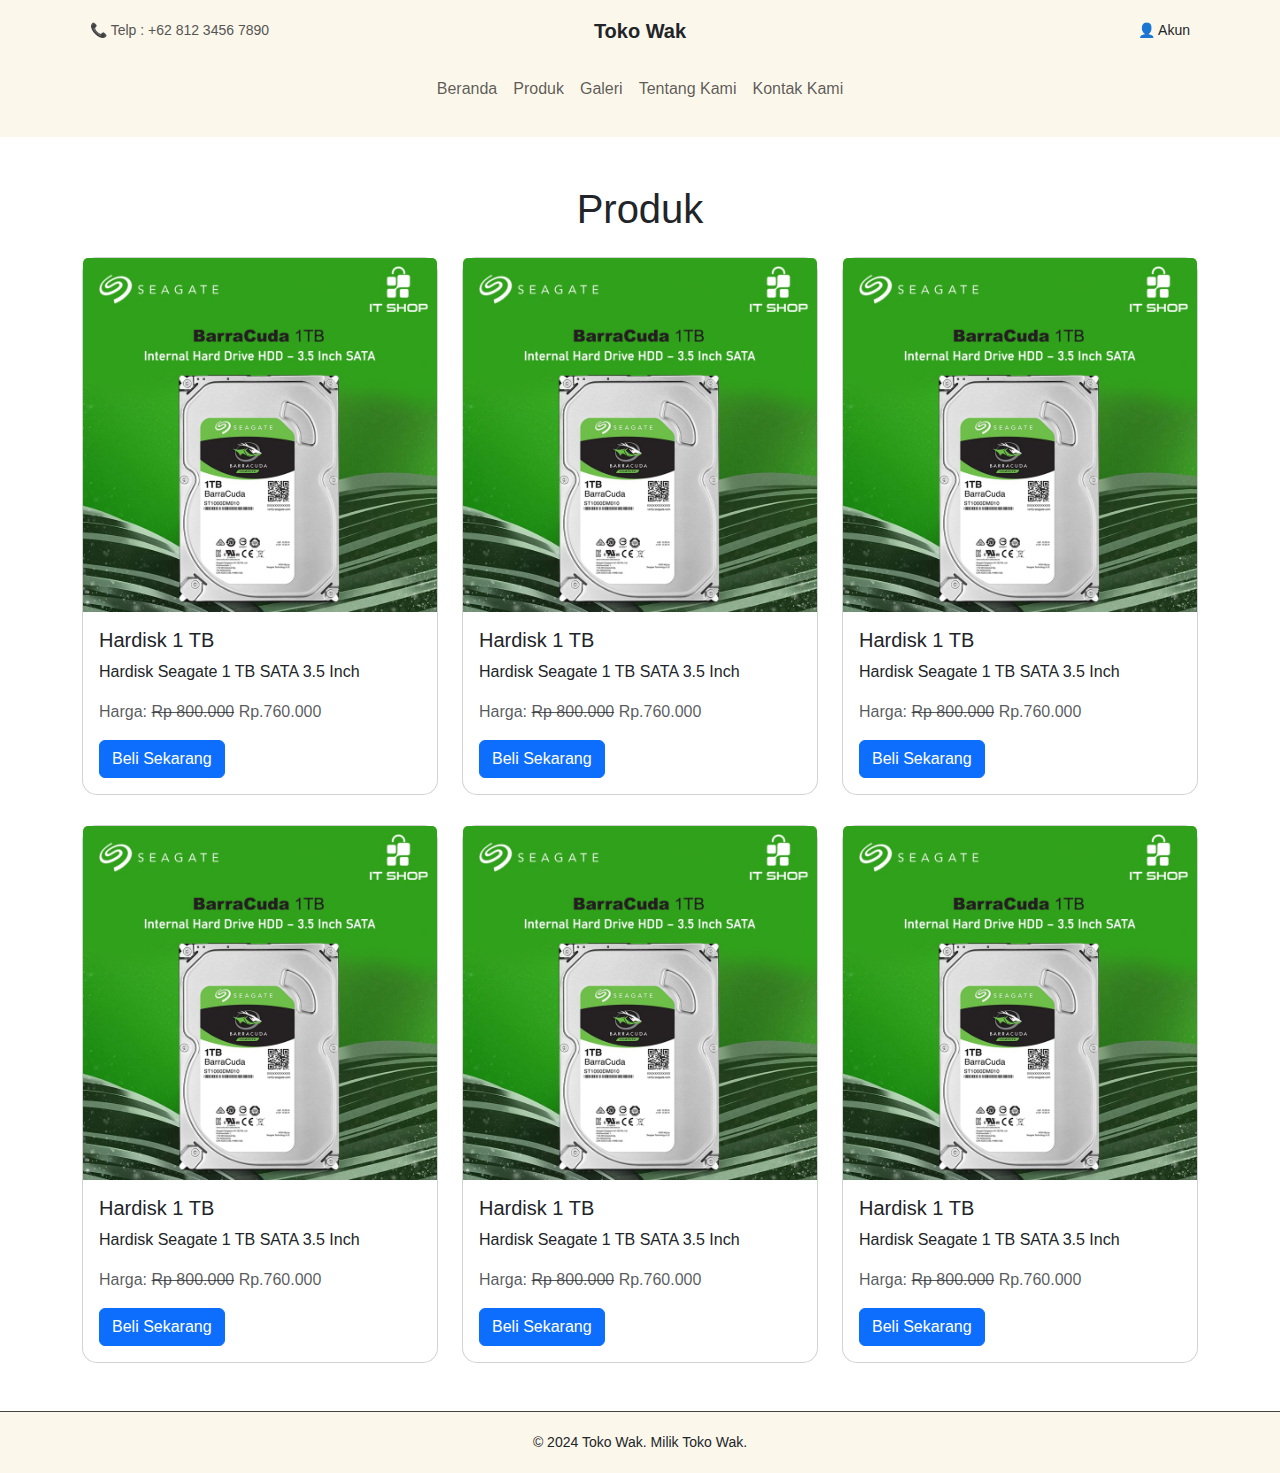
<file: produk.html>
<!DOCTYPE html>
<html lang="en">
<head>
    <meta charset="UTF-8">
    <meta name="viewport" content="width=device-width, initial-scale=1.0">
    <title>Toko Wak</title>
    <link href="https://cdn.jsdelivr.net/npm/bootstrap@5.3.3/dist/css/bootstrap.min.css" rel="stylesheet" integrity="sha384-QWTKZyjpPEjISv5WaRU9OFeRpok6YctnYmDr5pNlyT2bRjXh0JMhjY6hW+ALEwIH" crossorigin="anonymous">
    <link rel="stylesheet" href="assets/css/style.css">
    <style>
        .row-spacing {
            margin-bottom: 30px; /* Anda bisa sesuaikan jarak sesuai kebutuhan */
        }
    </style>
</head>
<body>
    <header class="header"> <!-- Membuat bagian atas website dengan tag header dan class header -->
        <div class="container top-bar"> <!-- Set pada baris pertama header dengan container dan class top-bar -->
            <div class="contact d-none d-md-block">📞 Telp : +62 812 3456 7890</div> <!-- Tag div dengan class contact untuk menampilkan kontak pada bagian kiri -->
            <div style="flex: 1;"></div> <!-- Membuat jarak antar tag -->
            <div class="logo">Toko Wak</div> <!-- Tag div dengan class logo untuk menampilkan logo atau nama toko ditengah -->
            <div style="flex: 1;"></div> <!-- Membuat jarak antar tag -->
            <div class="auth d-none d-md-block"> <!-- Tag div untuk menampilkan menu akun pada bagian kanan-->
                👤 Akun <!-- Ikon dan teks -->
                <div class="auth-dropdown"> <!-- Dropdown akun -->
                    <a href="register.html">Registrasi</a> <!-- Tag a berupa button untuk halaman registrasi -->
                    <a href="login.html">Masuk</a> <!-- Tag a berupa button untuk halaman masuk -->
                </div>
            </div>
        </div>

        <nav class="navbar navbar-expand-lg navbar-light"> <!-- Tag Nav pembuka -->
            <div class="container-fluid">
                <button class="navbar-toggler" type="button" data-bs-toggle="collapse" data-bs-target="#navbarNav" aria-controls="navbarNav" aria-expanded="false" aria-label="Toggle navigation">
                    <span class="navbar-toggler-icon"></span>
                </button>
                <div class="collapse navbar-collapse justify-content-center" id="navbarNav"> <!-- Menu tetap di tengah -->
                    <ul class="navbar-nav">
                        <li class="nav-item">
                            <a class="nav-link" href="index.html">Beranda</a> <!-- Tag a berupa button untuk halaman Beranda -->
                        </li>
                        <li class="nav-item">
                            <a class="nav-link" href="produk.html">Produk</a> <!-- Tag a berupa button untuk halaman Product -->
                        </li>
                        <li class="nav-item">
                            <a class="nav-link" href="galeri.html">Galeri</a> <!-- Tag a berupa button untuk halaman Galeri -->
                        </li>
                        <li class="nav-item">
                            <a class="nav-link" href="tentangkami.html">Tentang Kami</a> <!-- Tag a berupa button untuk halaman Tentang Kami -->
                        </li>
                        <li class="nav-item">
                            <a class="nav-link" href="kontakkami.html">Kontak Kami</a> <!-- Tag a berupa button untuk halaman Kontak Kami -->
                        </li>
                        <li class="nav-item d-block d-lg-none">
                            <a class="nav-link" href="register.html">Registrasi</a> <!-- Tag a berupa button untuk halaman register -->
                        </li>
                        <li class="nav-item d-block d-lg-none">
                            <a class="nav-link" href="login.html">Masuk</a> <!-- Tag a berupa button untuk halaman masuk -->
                        </li>
                    </ul>
                </div>
            </div>
        </nav>
    </header>

    <div class="container my-5">
        <h1 class="text-center mb-4">Produk</h1>
        <div class="row row-cols-1 row-cols-md-3 g-4 row-spacing">
            <div class="col">
                <div class="card h-100">
                    <img src="assets/img/product1.jpg" class="card-img-top" alt="Product 1">
                    <div class="card-body">
                        <h5 class="card-title">Hardisk 1 TB</h5>
                        <p class="card-text">Hardisk Seagate 1 TB SATA 3.5 Inch</p>
                        <p class="text-muted">Harga: <s>Rp 800.000</s> Rp.760.000</p>
                        <a href="#" class="btn btn-primary">Beli Sekarang</a>
                    </div>
                </div>
            </div>
            <div class="col">
                <div class="card h-100">
                    <img src="assets/img/product1.jpg" class="card-img-top" alt="Product 2">
                    <div class="card-body">
                        <h5 class="card-title">Hardisk 1 TB</h5>
                        <p class="card-text">Hardisk Seagate 1 TB SATA 3.5 Inch</p>
                        <p class="text-muted">Harga: <s>Rp 800.000</s> Rp.760.000</p>
                        <a href="#" class="btn btn-primary">Beli Sekarang</a>
                    </div>
                </div>
            </div>
            <div class="col">
                <div class="card h-100">
                    <img src="assets/img/product1.jpg" class="card-img-top" alt="Product 3">
                    <div class="card-body">
                        <h5 class="card-title">Hardisk 1 TB</h5>
                        <p class="card-text">Hardisk Seagate 1 TB SATA 3.5 Inch</p>
                        <p class="text-muted">Harga: <s>Rp 800.000</s> Rp.760.000</p>
                        <a href="#" class="btn btn-primary">Beli Sekarang</a>
                    </div>
                </div>
            </div>
        </div>
        <div class="row row-cols-1 row-cols-md-3 g-4 row-spacing">
            <div class="col">
                <div class="card h-100">
                    <img src="assets/img/product1.jpg" class="card-img-top" alt="Product 1">
                    <div class="card-body">
                        <h5 class="card-title">Hardisk 1 TB</h5>
                        <p class="card-text">Hardisk Seagate 1 TB SATA 3.5 Inch</p>
                        <p class="text-muted">Harga: <s>Rp 800.000</s> Rp.760.000</p>
                        <a href="#" class="btn btn-primary">Beli Sekarang</a>
                    </div>
                </div>
            </div>
            <div class="col">
                <div class="card h-100">
                    <img src="assets/img/product1.jpg" class="card-img-top" alt="Product 2">
                    <div class="card-body">
                        <h5 class="card-title">Hardisk 1 TB</h5>
                        <p class="card-text">Hardisk Seagate 1 TB SATA 3.5 Inch</p>
                        <p class="text-muted">Harga: <s>Rp 800.000</s> Rp.760.000</p>
                        <a href="#" class="btn btn-primary">Beli Sekarang</a>
                    </div>
                </div>
            </div>
            <div class="col">
                <div class="card h-100">
                    <img src="assets/img/product1.jpg" class="card-img-top" alt="Product 3">
                    <div class="card-body">
                        <h5 class="card-title">Hardisk 1 TB</h5>
                        <p class="card-text">Hardisk Seagate 1 TB SATA 3.5 Inch</p>
                        <p class="text-muted">Harga: <s>Rp 800.000</s> Rp.760.000</p>
                        <a href="#" class="btn btn-primary">Beli Sekarang</a>
                    </div>
                </div>
            </div>
        </div>
    </div>

    <footer class="footer"> <!-- Membuat bagian bawah website dengan tag footer dan class footer -->
        &copy; 2024 Toko Wak. Milik Toko Wak. <!-- Menampilkan hak cipta, tahun dan nama toko -->
    </footer>
    
    <script src="https://cdn.jsdelivr.net/npm/bootstrap@5.3.3/dist/js/bootstrap.bundle.min.js" integrity="sha384-YvpcrYf0tY3lHB60NNkmXc5s9fDVZLESaAA55NDzOxhy9GkcIdslK1eN7N6jIeHz" crossorigin="anonymous"></script>
</body>
</html>
</file>
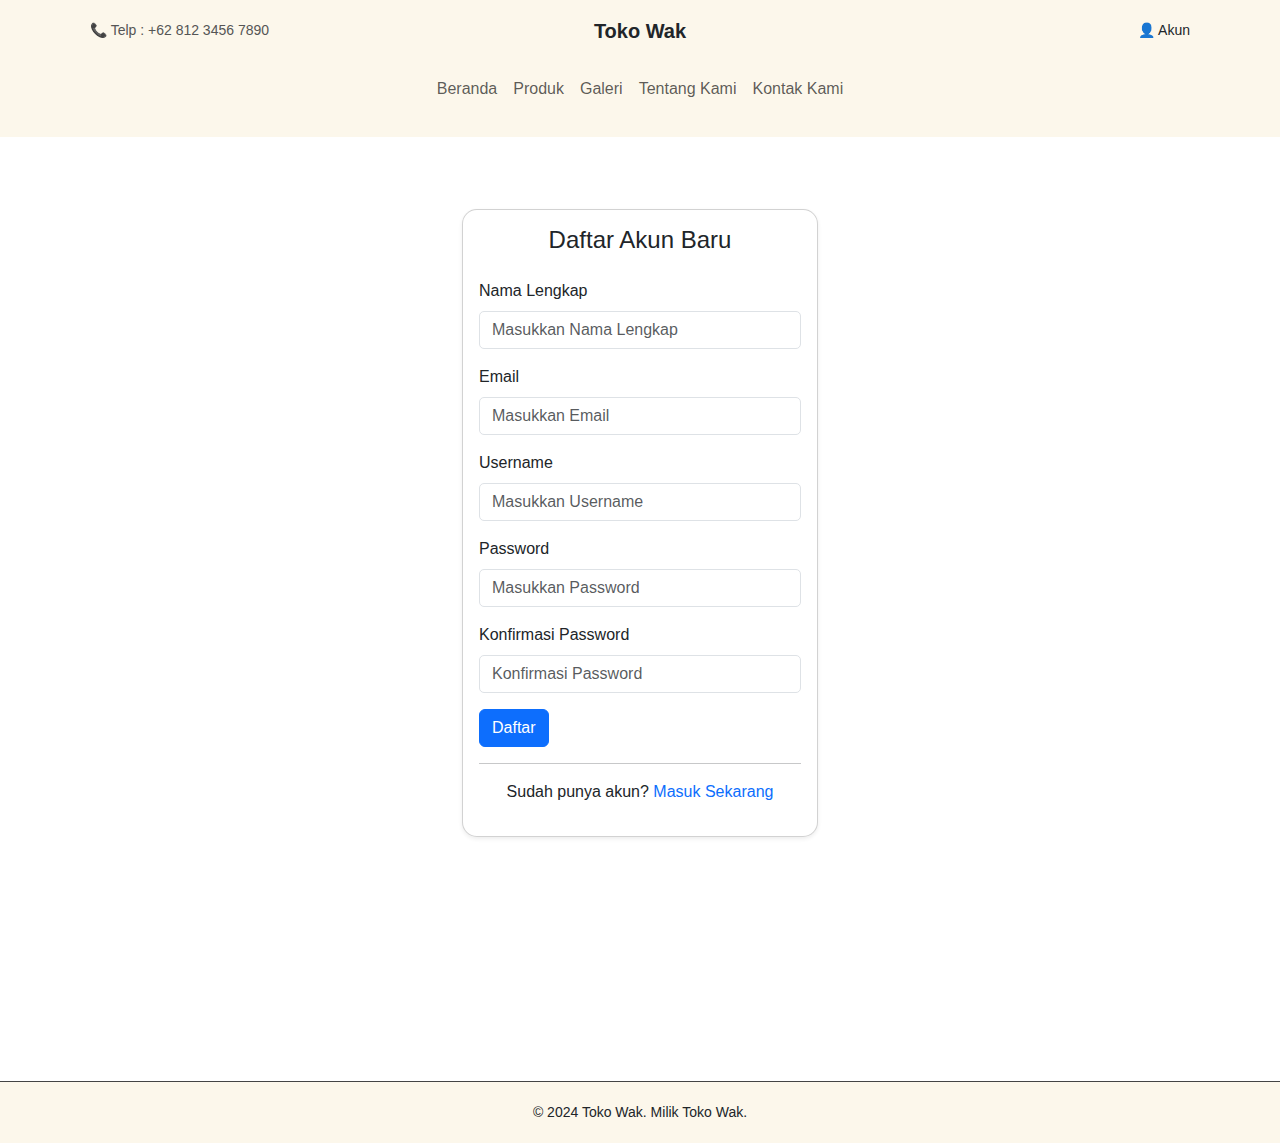
<file: register.html>
<!DOCTYPE html>
<html lang="en">
<head>
    <meta charset="UTF-8">
    <meta name="viewport" content="width=device-width, initial-scale=1.0">
    <title>Toko Wak</title>
    <link href="https://cdn.jsdelivr.net/npm/bootstrap@5.3.3/dist/css/bootstrap.min.css" rel="stylesheet" integrity="sha384-QWTKZyjpPEjISv5WaRU9OFeRpok6YctnYmDr5pNlyT2bRjXh0JMhjY6hW+ALEwIH" crossorigin="anonymous">
    <link rel="stylesheet" href="assets/css/style.css">
    <style>
        .row-spacing {
            margin-bottom: 30px; /* Anda bisa sesuaikan jarak sesuai kebutuhan */
        }
    </style>
</head>
<body>
    <header class="header"> <!-- Membuat bagian atas website dengan tag header dan class header -->
        <div class="container top-bar"> <!-- Set pada baris pertama header dengan container dan class top-bar -->
            <div class="contact d-none d-md-block">📞 Telp : +62 812 3456 7890</div> <!-- Tag div dengan class contact untuk menampilkan kontak pada bagian kiri -->
            <div style="flex: 1;"></div> <!-- Membuat jarak antar tag -->
            <div class="logo">Toko Wak</div> <!-- Tag div dengan class logo untuk menampilkan logo atau nama toko ditengah -->
            <div style="flex: 1;"></div> <!-- Membuat jarak antar tag -->
            <div class="auth d-none d-md-block"> <!-- Tag div untuk menampilkan menu akun pada bagian kanan-->
                👤 Akun <!-- Ikon dan teks -->
                <div class="auth-dropdown"> <!-- Dropdown akun -->
                    <a href="register.html">Registrasi</a> <!-- Tag a berupa button untuk halaman registrasi -->
                    <a href="login.html">Masuk</a> <!-- Tag a berupa button untuk halaman masuk -->
                </div>
            </div>
        </div>

        <nav class="navbar navbar-expand-lg navbar-light"> <!-- Tag Nav pembuka -->
            <div class="container-fluid">
                <button class="navbar-toggler" type="button" data-bs-toggle="collapse" data-bs-target="#navbarNav" aria-controls="navbarNav" aria-expanded="false" aria-label="Toggle navigation">
                    <span class="navbar-toggler-icon"></span>
                </button>
                <div class="collapse navbar-collapse justify-content-center" id="navbarNav"> <!-- Menu tetap di tengah -->
                    <ul class="navbar-nav">
                        <li class="nav-item">
                            <a class="nav-link" href="index.html">Beranda</a> <!-- Tag a berupa button untuk halaman Beranda -->
                        </li>
                        <li class="nav-item">
                            <a class="nav-link" href="produk.html">Produk</a> <!-- Tag a berupa button untuk halaman Product -->
                        </li>
                        <li class="nav-item">
                            <a class="nav-link" href="galeri.html">Galeri</a> <!-- Tag a berupa button untuk halaman Galeri -->
                        </li>
                        <li class="nav-item">
                            <a class="nav-link" href="tentangkami.html">Tentang Kami</a> <!-- Tag a berupa button untuk halaman Tentang Kami -->
                        </li>
                        <li class="nav-item">
                            <a class="nav-link" href="kontakkami.html">Kontak Kami</a> <!-- Tag a berupa button untuk halaman Kontak Kami -->
                        </li>
                        <li class="nav-item d-block d-lg-none">
                            <a class="nav-link" href="register.html">Registrasi</a> <!-- Tag a berupa button untuk halaman register -->
                        </li>
                        <li class="nav-item d-block d-lg-none">
                            <a class="nav-link" href="login.html">Masuk</a> <!-- Tag a berupa button untuk halaman masuk -->
                        </li>
                    </ul>
                </div>
            </div>
        </nav>
    </header>

    <section class="register-section py-5 mt-4">
        <div class="container">
            <div class="row justify-content-center">
                <div class="col-md-6 col-lg-4">
                    <div class="card shadow-sm rounded-lg">
                        <div class="card-body">
                            <h4 class="card-title text-center mb-4">Daftar Akun Baru</h4>
                            <form action="#" method="POST">
                                <div class="mb-3">
                                    <label for="full-name" class="form-label">Nama Lengkap</label>
                                    <input type="text" class="form-control" id="full-name" name="full_name" required placeholder="Masukkan Nama Lengkap">
                                </div>
                                <div class="mb-3">
                                    <label for="email" class="form-label">Email</label>
                                    <input type="email" class="form-control" id="email" name="email" required placeholder="Masukkan Email">
                                </div>
                                <div class="mb-3">
                                    <label for="username" class="form-label">Username</label>
                                    <input type="text" class="form-control" id="username" name="username" required placeholder="Masukkan Username">
                                </div>
                                <div class="mb-3">
                                    <label for="password" class="form-label">Password</label>
                                    <input type="password" class="form-control" id="password" name="password" required placeholder="Masukkan Password">
                                </div>
                                <div class="mb-3">
                                    <label for="confirm-password" class="form-label">Konfirmasi Password</label>
                                    <input type="password" class="form-control" id="confirm-password" name="confirm_password" required placeholder="Konfirmasi Password">
                                </div>
                                <div class="d-flex justify-content-between">
                                    <button type="submit" class="btn btn-primary">Daftar</button>
                                </div>
                            </form>
                            <hr>
                            <p class="text-center">Sudah punya akun? <a href="login.html">Masuk Sekarang</a></p>
                        </div>
                    </div>
                </div>
            </div>
        </div>
    </section>

    <footer class="footer"> <!-- Membuat bagian bawah website dengan tag footer dan class footer -->
        &copy; 2024 Toko Wak. Milik Toko Wak. <!-- Menampilkan hak cipta, tahun dan nama toko -->
    </footer>
    
    <script src="https://cdn.jsdelivr.net/npm/bootstrap@5.3.3/dist/js/bootstrap.bundle.min.js" integrity="sha384-YvpcrYf0tY3lHB60NNkmXc5s9fDVZLESaAA55NDzOxhy9GkcIdslK1eN7N6jIeHz" crossorigin="anonymous"></script>
</body>
</html>
</file>
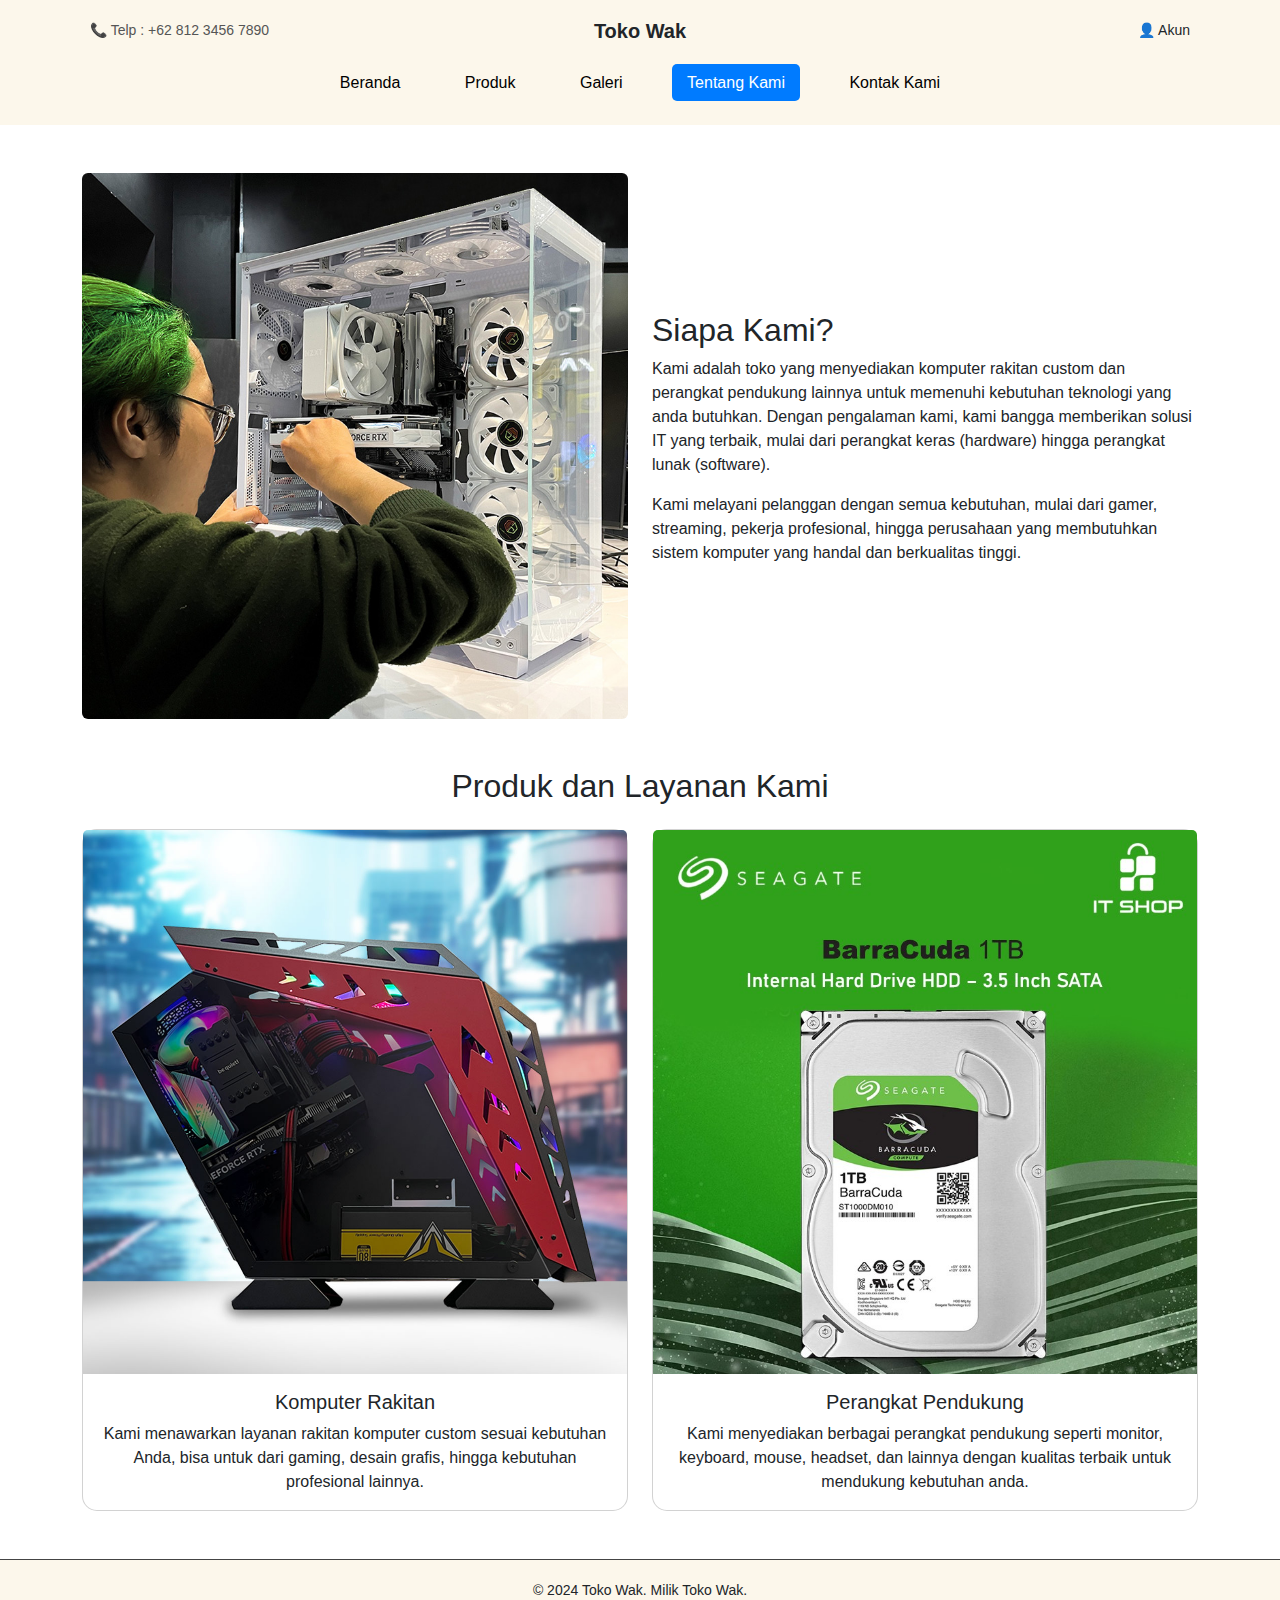
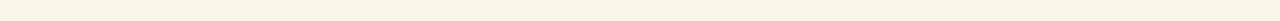
<file: tentangkami.html>
<!DOCTYPE html>
<html lang="en">
<head>
    <meta charset="UTF-8">
    <meta name="viewport" content="width=device-width, initial-scale=1.0">
    <title>Toko Wak</title>
    <link href="https://cdn.jsdelivr.net/npm/bootstrap@5.3.3/dist/css/bootstrap.min.css" rel="stylesheet" integrity="sha384-QWTKZyjpPEjISv5WaRU9OFeRpok6YctnYmDr5pNlyT2bRjXh0JMhjY6hW+ALEwIH" crossorigin="anonymous">
    <link rel="stylesheet" href="assets/css/style.css">
    <style>
        .row-spacing {
            margin-bottom: 30px; /* Anda bisa sesuaikan jarak sesuai kebutuhan */
        }
    </style>
</head>
<body>
    <header class="header"> <!-- Membuat bagian atas website dengan tag header dan class header -->
        <div class="container top-bar"> <!-- Set pada baris pertama header dengan container dan class top-bar -->
            <div class="contact">📞 Telp : +62 812 3456 7890</div> <!-- Tag div dengan class contact untuk menampilkan kontak pada bagian kiri -->
            <div style="flex: 1;"></div> <!-- Membuat jarak antar tag -->
            <div class="logo">Toko Wak</div> <!-- Tag div dengan class logo untuk menampilkan logo atau nama toko ditengah -->
            <div style="flex: 1;"></div> <!-- Membuat jarak antar tag -->
            <div class="auth"> <!-- Tag div untuk menampilkan menu akun pada bagian kanan-->
                👤 Akun <!-- Ikon dan teks -->
                <div class="auth-dropdown"> <!-- Dropdown akun -->
                    <a href="#">Registrasi</a> <!-- Tag a berupa button untuk halaman registrasi -->
                    <a href="#">Masuk</a> <!-- Tag a berupa button untuk halaman masuk -->
                </div>
            </div>
        </div>
        <!-- Baris 2 -->
        <nav class="menu-bar"> <!-- Tag Nav pembuka dengan class menu-bar untuk navigasi menu bar -->
            <a href="index.html">Beranda</a> <!-- Tag a berupa button untuk halaman Beranda -->
            <a href="produk.html">Produk</a> <!-- Tag a berupa button untuk halaman Product -->
            <a href="galeri.html">Galeri</a> <!-- Tag a berupa button untuk halaman Galeri -->
            <a href="tentangkami.html" class="active">Tentang Kami</a> <!-- Tag a berupa button untuk halaman Tentang Kami -->
            <a href="kontakkami.html">Kontak Kami</a> <!-- Tag a berupa button untuk halaman Kontak Kami -->
        </nav>
    </header>

    <!-- Tentang Kami Section -->
    <div class="container my-5">
        <div class="row align-items-center">
            <div class="col-md-6">
                <img src="assets/img/services-1703922618.jpg" class="img-fluid rounded" alt="Komputer Rakitan">
            </div>
            <div class="col-md-6">
                <h2>Siapa Kami?</h2>
                <p>
                    Kami adalah toko yang menyediakan komputer rakitan custom dan perangkat pendukung lainnya untuk memenuhi kebutuhan teknologi yang anda butuhkan. 
                    Dengan pengalaman kami, kami bangga memberikan solusi IT yang terbaik, mulai dari perangkat keras (hardware) hingga perangkat lunak (software).
                </p>
                <p>
                    Kami melayani pelanggan dengan semua kebutuhan, mulai dari gamer, streaming, pekerja profesional, hingga perusahaan yang membutuhkan sistem komputer yang handal dan berkualitas tinggi.
                </p>
            </div>
        </div>
    </div>

    <!-- Produk dan Layanan -->
    <div class="container my-5">
        <h2 class="text-center mb-4">Produk dan Layanan Kami</h2>
        <div class="row row-cols-1 row-cols-md-2 g-4">
            <div class="col">
                <div class="card h-100 text-center">
                    <img src="assets/img/14-11-24-EK-Theme-Prime-Gank2-1733821009.jpg" class="card-img-top" alt="Komputer Rakitan">
                    <div class="card-body">
                        <h5 class="card-title">Komputer Rakitan</h5>
                        <p class="card-text">Kami menawarkan layanan rakitan komputer custom sesuai kebutuhan Anda, bisa untuk dari gaming, desain grafis, hingga kebutuhan profesional lainnya.</p>
                    </div>
                </div>
            </div>
            <div class="col">
                <div class="card h-100 text-center">
                    <img src="assets/img/45e529d2-8dc1-472e-b853-5b2144c1069c.jpg" class="card-img-top" alt="Perangkat Pendukung">
                    <div class="card-body">
                        <h5 class="card-title">Perangkat Pendukung</h5>
                        <p class="card-text">Kami menyediakan berbagai perangkat pendukung seperti monitor, keyboard, mouse, headset, dan lainnya dengan kualitas terbaik untuk mendukung kebutuhan anda.</p>
                    </div>
                </div>
            </div>
        </div>
    </div>

    <footer class="footer"> <!-- Membuat bagian bawah website dengan tag footer dan class footer -->
        &copy; 2024 Toko Wak. Milik Toko Wak. <!-- Menampilkan hak cipta, tahun dan nama toko -->
    </footer>
    
    <script src="https://cdn.jsdelivr.net/npm/bootstrap@5.3.3/dist/js/bootstrap.bundle.min.js" integrity="sha384-YvpcrYf0tY3lHB60NNkmXc5s9fDVZLESaAA55NDzOxhy9GkcIdslK1eN7N6jIeHz" crossorigin="anonymous"></script>
</body>
</html>
</file>
<file: assets/css/style.css>
body {
    margin: 0; /* Menghapus margin dari elemen body */
    font-family: Arial, sans-serif; /* Font utama yang digunakan adalah Arial dan sans-serif */
}

.header {
    background: #fcf7eb; /* Memberikan warna background */
    padding-bottom: 20px; /* Memberikan ruang kosong sebesar 20px di bagian bawah elemen header */
}

.top-bar {
    display: flex; /* Menggunakan tata letak Flexbox untuk elemen agar dapat diatur dengan lebih fleksibel */
    justify-content: space-between; /* Memberikan jarak yang merata antar elemen */
    align-items: center; /* Membuat elemen berada ditengah */
    padding: 20px; /* Memberikan ruang kosong sebesar 20px disemua sisi */
    position: relative; /* Mengatur posisi elemen menjadi relatif */
}

.contact {
    font-size: 14px; /* Mengubah font size */
    color: #555; /* Memberikan warna teks */
}

.logo {
    position: absolute; /* Mengatur posisi elemen menjadi absolute */
    left: 50%; /* Setting logo ke 50% dari lebar elemen induknya */
    transform: translateX(-50%); /* Membuat elemen logo berada di tengah secara horizontal */
    font-size: 20px; /* Mengubah font size */
    font-weight: bold; /* Membuat teks menjadi tebal */
    text-align: center; /* Membuat teks menjadi berada ditengah secara horizontal*/
}

.auth {
    position: relative; /* Mengatur posisi elemen menjadi relatif */
    font-size: 14px; /* Mengubah font size */
    cursor: pointer; /* Menampilkan kursor (tangan) saat kursor diarahkan ke elemen. */
}

.auth-dropdown {
    display: none; /* Menyembunyikan elemen */
    position: absolute; /* Mengatur posisi elemen menjadi absolute */
    top: 100%;  /* Setting ke 100% dari panjang elemen induknya */
    right: 0; /* Setting logo ke 0% dari lebar elemen induknya */
    background-color: white; /* Memberikan warna background */
    border: 1px solid #ddd; /* Memberikan border ukurannya 1px */
    border-radius: 5px; /* Menambahkan efek rounded pada sudut */
    box-shadow: 0 4px 8px rgba(0, 0, 0, 0.1); /* Menambahkan bayangan disekitar elemen */
    z-index: 1000; /* Setting tumpukan elemen. */
}

.auth-dropdown a {
    display: block; /* Setting agar lebar digunakan seluruhnya. */
    padding: 10px 20px; /* Menambahkan ruang didalam elemen. 10px untuk atas dan bawah. 20px untuk kiri kanan */
    text-decoration: none; /* Menghilangkan dekorasi teks */
    color: #333; /* Memberikan warna teks */
}

.auth-dropdown a:hover {
    background-color: #f0f0f0; /* Memberikan warna background */
}

.auth:hover .auth-dropdown {
    display: block; /* Setting agar lebar digunakan seluruhnya. */
}

.menu-bar {
    text-align: center; /* Membuat teks menjadi berada ditengah secara horizontal*/
    padding: 10px 0; /* Menambahkan ruang didalam elemen. 10px untuk atas dan bawah. 0px untuk kiri kanan */
    background: #fcf7eb; /* Memberikan warna background */
}

.menu-bar a {
    text-decoration: none; /* Menghilangkan dekorasi teks */
    color: #333; /* Memberikan warna teks */
    margin: 0 15px; /* Menambahkan jarak antar elemen. 0px untuk atas dan bawah. 15px untuk kiri kanan */
    font-size: 16px; /* Mengubah font size */
    padding: 10px 15px; /* Menambahkan ruang didalam elemen. 10px untuk atas dan bawah. 15px untuk kiri kanan */
    color: #000; /* Memberikan warna teks */
    transition: background-color 0.3s, color 0.3s; /* Memberikan efek highlight ketika kursor diarahkan ke elemen */
}

.menu-bar a.active {
    background-color: #007bff; /* Memberikan warna background */
    color: #fff; /* Memberikan warna teks */
    border-radius: 5px; /* Menambahkan efek rounded pada sudut */
}

.menu-bar a:hover {
    background-color: #0056b3; /* Memberikan warna background */
    color: #007bff; /* Memberikan warna teks */
}

.info-box {
    display: flex; /* Menggunakan tata letak Flexbox untuk elemen agar dapat diatur dengan lebih fleksibel */
    align-items: center; /* Membuat elemen berada ditengah */
    padding: 20px; /* Memberikan ruang kosong sebesar 20px disemua sisi */
    background-color: #f8f9fa; /* Memberikan warna background */
    border: 1px solid #ddd; /* Memberikan border ukurannya 1px */
    border-radius: 10px; /* Menambahkan efek rounded pada sudut */
    box-shadow: 0 4px 6px rgba(0, 0, 0, 0.1); /* Menambahkan bayangan disekitar elemen */
    margin-bottom: 15px; /* Memberikan jarak bawah dengan elemen lain */
}

.info-box .icon {
    font-size: 30px; /* Mengubah font size */
    color: #007bff; /* Memberikan warna teks */
    margin-right: 15px; /* Memberikan jarak kanan dengan elemen lain */
}

.info-box h4 {
    margin: 0; /* Menhapus jarak kanan antar elemen disemua sisi */
    font-size: 18px; /* Mengubah font size */
    color: #333; /* Memberikan warna teks */
    font-weight: bold; /* Membuat teks menjadi tebal */
}

.info-box p {
    margin: 5px 0 0; /* Menambahkan jarak antar elemen. 5px untuk atas dan bawah. 0px untuk kiri kanan */
    font-size: 14px; /* Mengubah font size */
    color: #555; /* Memberikan warna teks */
}

.info-container {
    margin-top: 40px; /* Memberikan jarak atas dengan elemen lain */
    justify-content: center; /* Memberikan elemen menjadi ketengah secara horizontal */
    align-items: center; /* Membuat elemen berada ditengah */
    flex-wrap: wrap; /* Mewadahi elemen ke baris baru */
    gap: 15px; /* Memberikan jarak antar elemen */
}

.product-container {
    display: flex; /* Menggunakan tata letak Flexbox untuk elemen agar dapat diatur dengan lebih fleksibel */
    justify-content: center; /* Memberikan elemen menjadi ketengah secara horizontal */
    gap: 20px; /* Memberikan jarak antar elemen */
    padding: 20px; /* Memberikan ruang kosong sebesar 20px disemua sisi */
    flex-wrap: wrap; /* Mewadahi elemen ke baris baru */
    margin-top: 20px; /* Memberikan jarak atas dengan elemen lain */
}

.product-box {
    background-color: white; /* Memberikan warna background */
    border-radius: 10px; /* Menambahkan efek rounded pada sudut */
    text-align: center; /* Membuat elemen berada ditengah */
    padding: 20px; /* Memberikan ruang kosong sebesar 20px disemua sisi */
    margin-bottom: 20px; /* Memberikan jarak bawah dengan elemen lain */
}

.product-box img {
    border-radius: 10px; /* Menambahkan efek rounded pada sudut */
    max-width: 100%; /* Mengatur lebar gambar agar tidak melebihi 100% */
    height: auto; /* Mengatur tinggi gambar tetap proposional */
}

.product-box h5 {
    margin-top: 15px; /* Memberikan jarak atas dengan elemen lain */
    font-size: 18px; /* Mengubah font size */
    color: #333; /* Memberikan warna teks */
    font-weight: bold; /* Membuat teks menjadi tebal */
}

.product-box p {
    font-size: 14px; /* Mengubah font size */
    color: #777; /* Memberikan warna teks */
}

.product-card {
    background-color: #fff; /* Memberikan warna background */
    border: 1px solid #ddd; /* Memberikan border ukurannya 1px */
    border-radius: 10px; /* Menambahkan efek rounded pada sudut */
    text-align: center;  /* Membuat elemen berada ditengah */
    padding: 15px; /* Memberikan ruang kosong sebesar 15px disemua sisi */
    margin-bottom: 20px; /* Memberikan jarak bawah dengan elemen lain */
    box-shadow: 0 4px 8px rgba(0, 0, 0, 0.1); /* Menambahkan bayangan disekitar elemen */
    transition: transform 0.3s, box-shadow 0.3s; /* Memberikan efek highlight ketika kursor diarahkan ke elemen */
}

.product-card:hover {
    transform: translateY(-10px); /* Geser elemen ke atas sebesar 10px saat kursor ke elemen */
    box-shadow: 0 8px 16px rgba(0, 0, 0, 0.2); /* Menambahkan bayangan disekitar elemen */
}

.product-img img {
    max-width: 100%; /* Mengatur lebar gambar agar tidak melebihi 100% */
    height: auto; /* Mengatur tinggi gambar tetap proposional */
    border-radius: 5px; /* Menambahkan efek rounded pada sudut */
    margin-bottom: 10px; /* Memberikan jarak bawah dengan elemen lain */
}

.product-info h5 {
    font-size: 16px; /* Mengubah font size */
    font-weight: bold; /* Membuat teks menjadi tebal */
    margin: 10px 0; /* Setting margin atas dan bawah 10px lalu 0px kiri kanan */
    color: #333; /* Memberikan warna teks */
}

.product-info p {
    font-size: 14px; /* Mengubah font size */
    color: #666; /* Memberikan warna teks */
    margin: 0; /* Menghapus margin */
}

.product-info .price {
    color: #ff9900; /* Memberikan warna teks */
    font-weight: bold; /* Membuat teks menjadi tebal */
}

.product-info-row-rekomen {
    display: flex; /* Menggunakan tata letak Flexbox untuk elemen agar dapat diatur dengan lebih fleksibel */
    gap: 10px; /* Memberikan jarak antar elemen */
}

.product-img-rekomen img {
    max-width: 100px; /* Mengatur lebar gambar agar tidak melebihi 100% */
    height: auto; /* Mengatur tinggi gambar tetap proposional */
}

.product-info-rekomen {
    display: flex; /* Menggunakan tata letak Flexbox untuk elemen agar dapat diatur dengan lebih fleksibel */
    flex-direction: column;  /* Mengubah arah konten menjadi atas ke bawah */
    text-align: left; /* Membuat teks menjadi berada dikiri secara horizontal*/
}

.footer {
    text-align: center; /* Membuat elemen berada ditengah */
    margin-top: 20px; /* Memberikan jarak atas dengan elemen lain */
    font-size: 14px; /* Mengubah font size */
    border-top: 1px solid #444; /* Memberikan border atas ukurannya 1px */
    padding-top: 20px; /* Menambahkan ruang didalam elemen. 10px untuk atas. */
    padding-bottom: 20px; /* Memberikan ruang kosong sebesar 20px di bagian bawah elemen header */
    background: #fcf7eb; /* Memberikan warna background */
}

.login-section {
    background-color: white; /* Memberikan warna background */
    min-height: 100vh; /* Setting minimal height */
}

.card {
    border-radius: 15px; /* Menambahkan efek rounded pada sudut */
}

.form-control {
    border-radius: 5px; /* Menambahkan efek rounded pada sudut */
    box-shadow: none; /* Menghilangkan bayangan */
}

a {
    text-decoration: none; /* Menghilangkan dekorasi teks */
}

a:hover {
    text-decoration: underline; /* Memberikan underline ketika kurson mengarah ke elemen */
}

.register-section {
    background-color: white; /* Memberikan warna background */
    min-height: 100vh; /* Setting minimal height */
}
</file>
